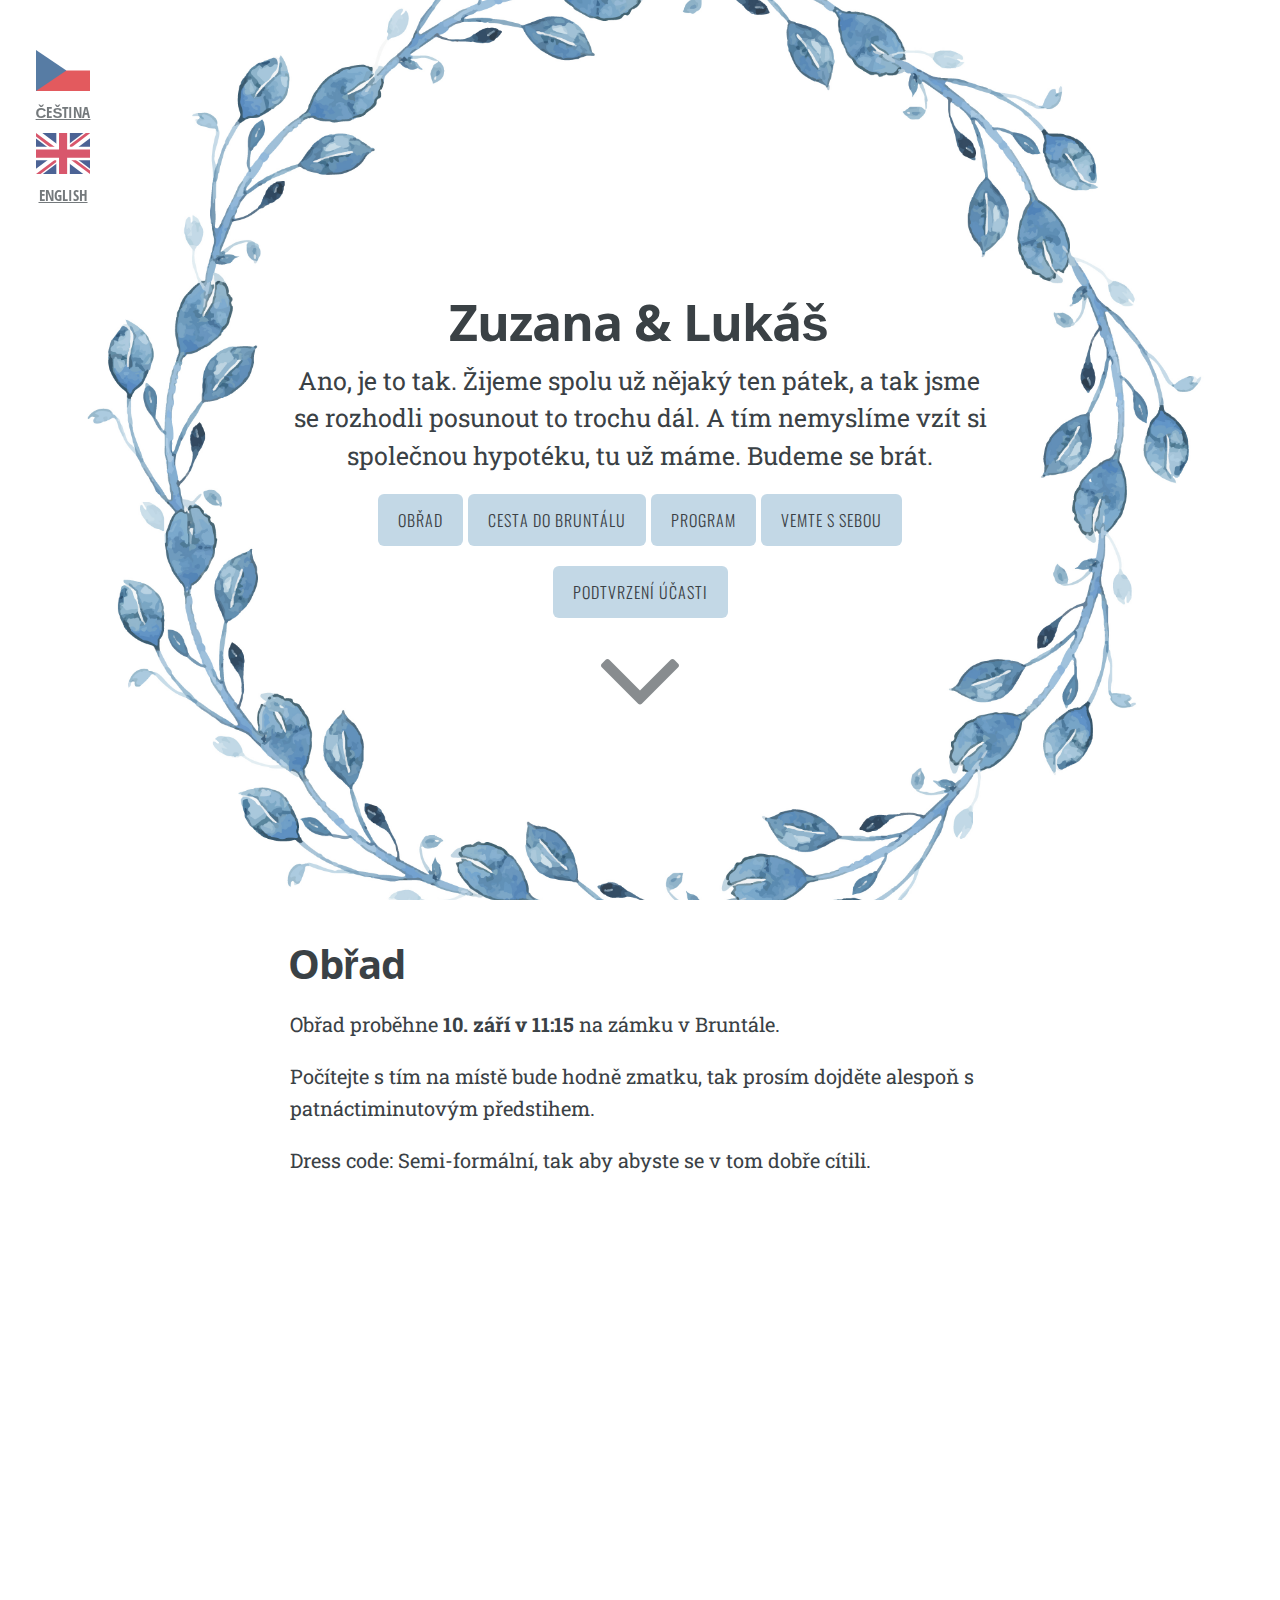
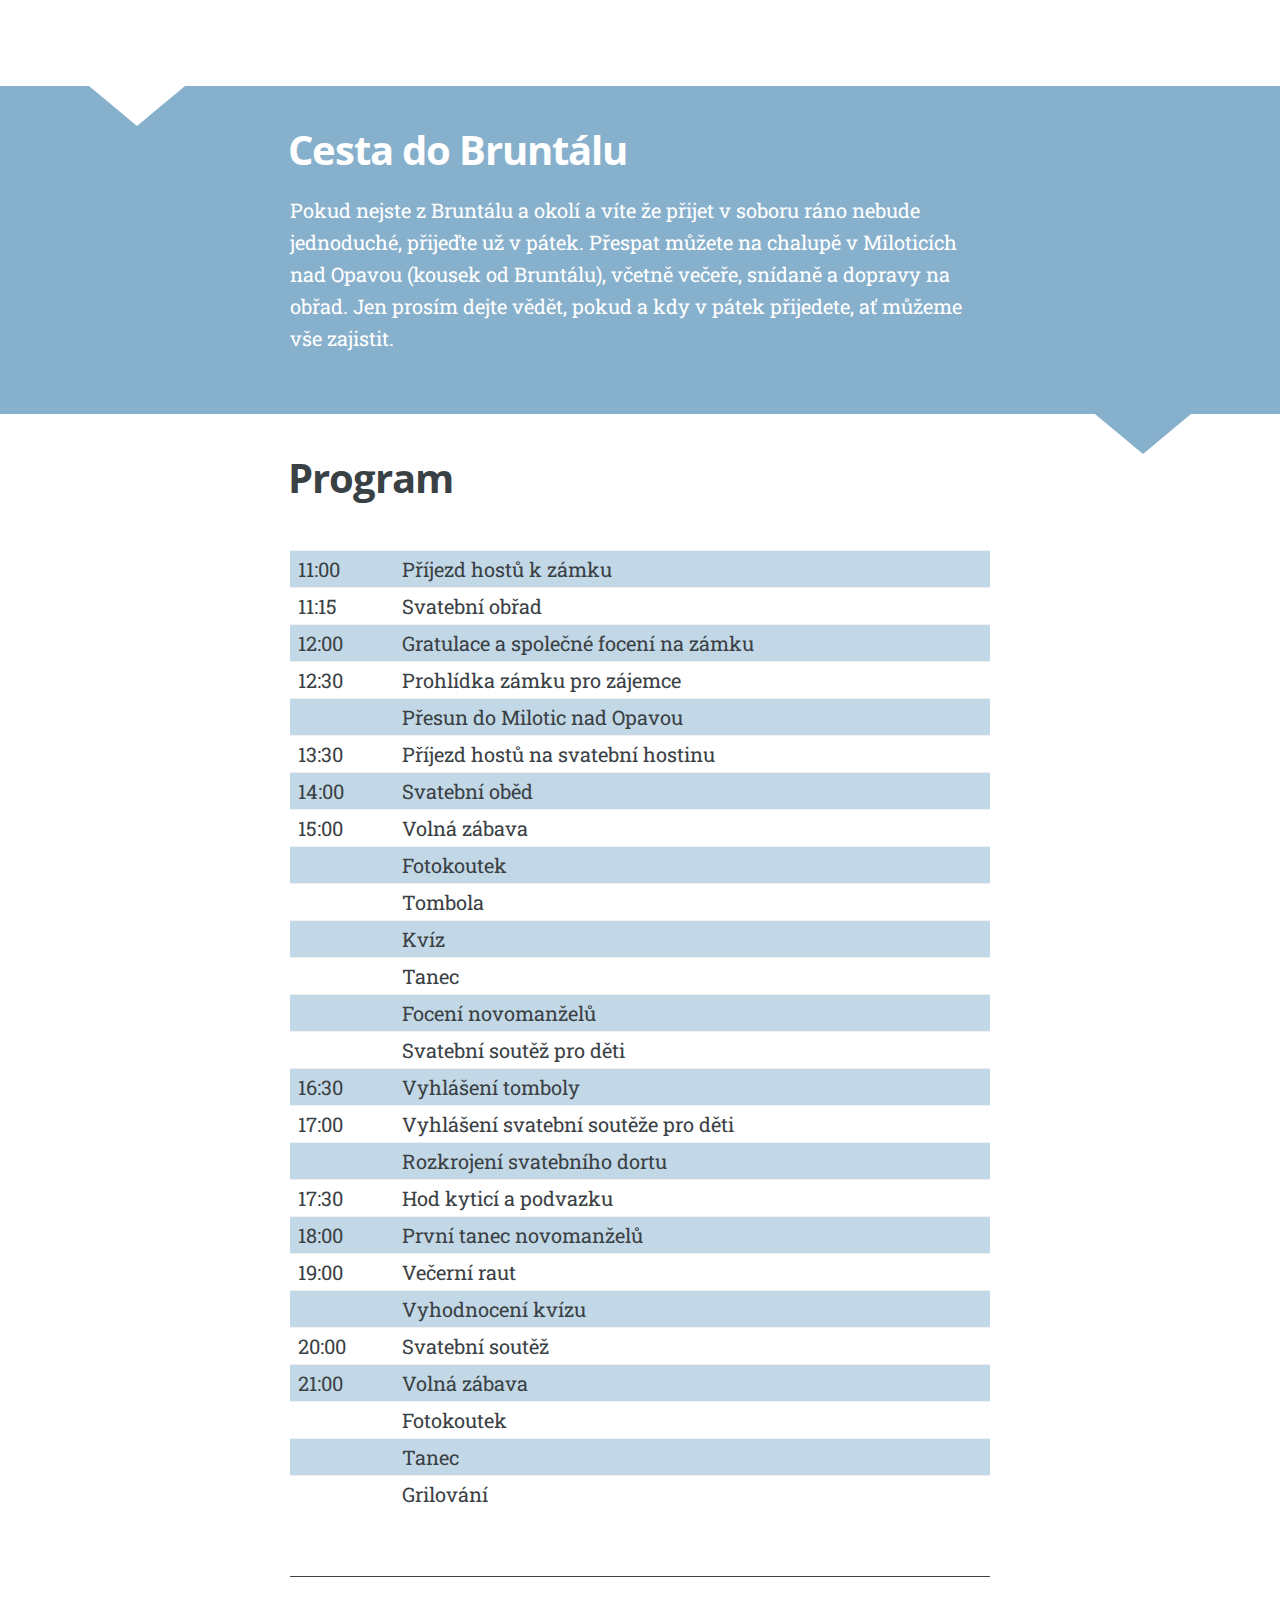
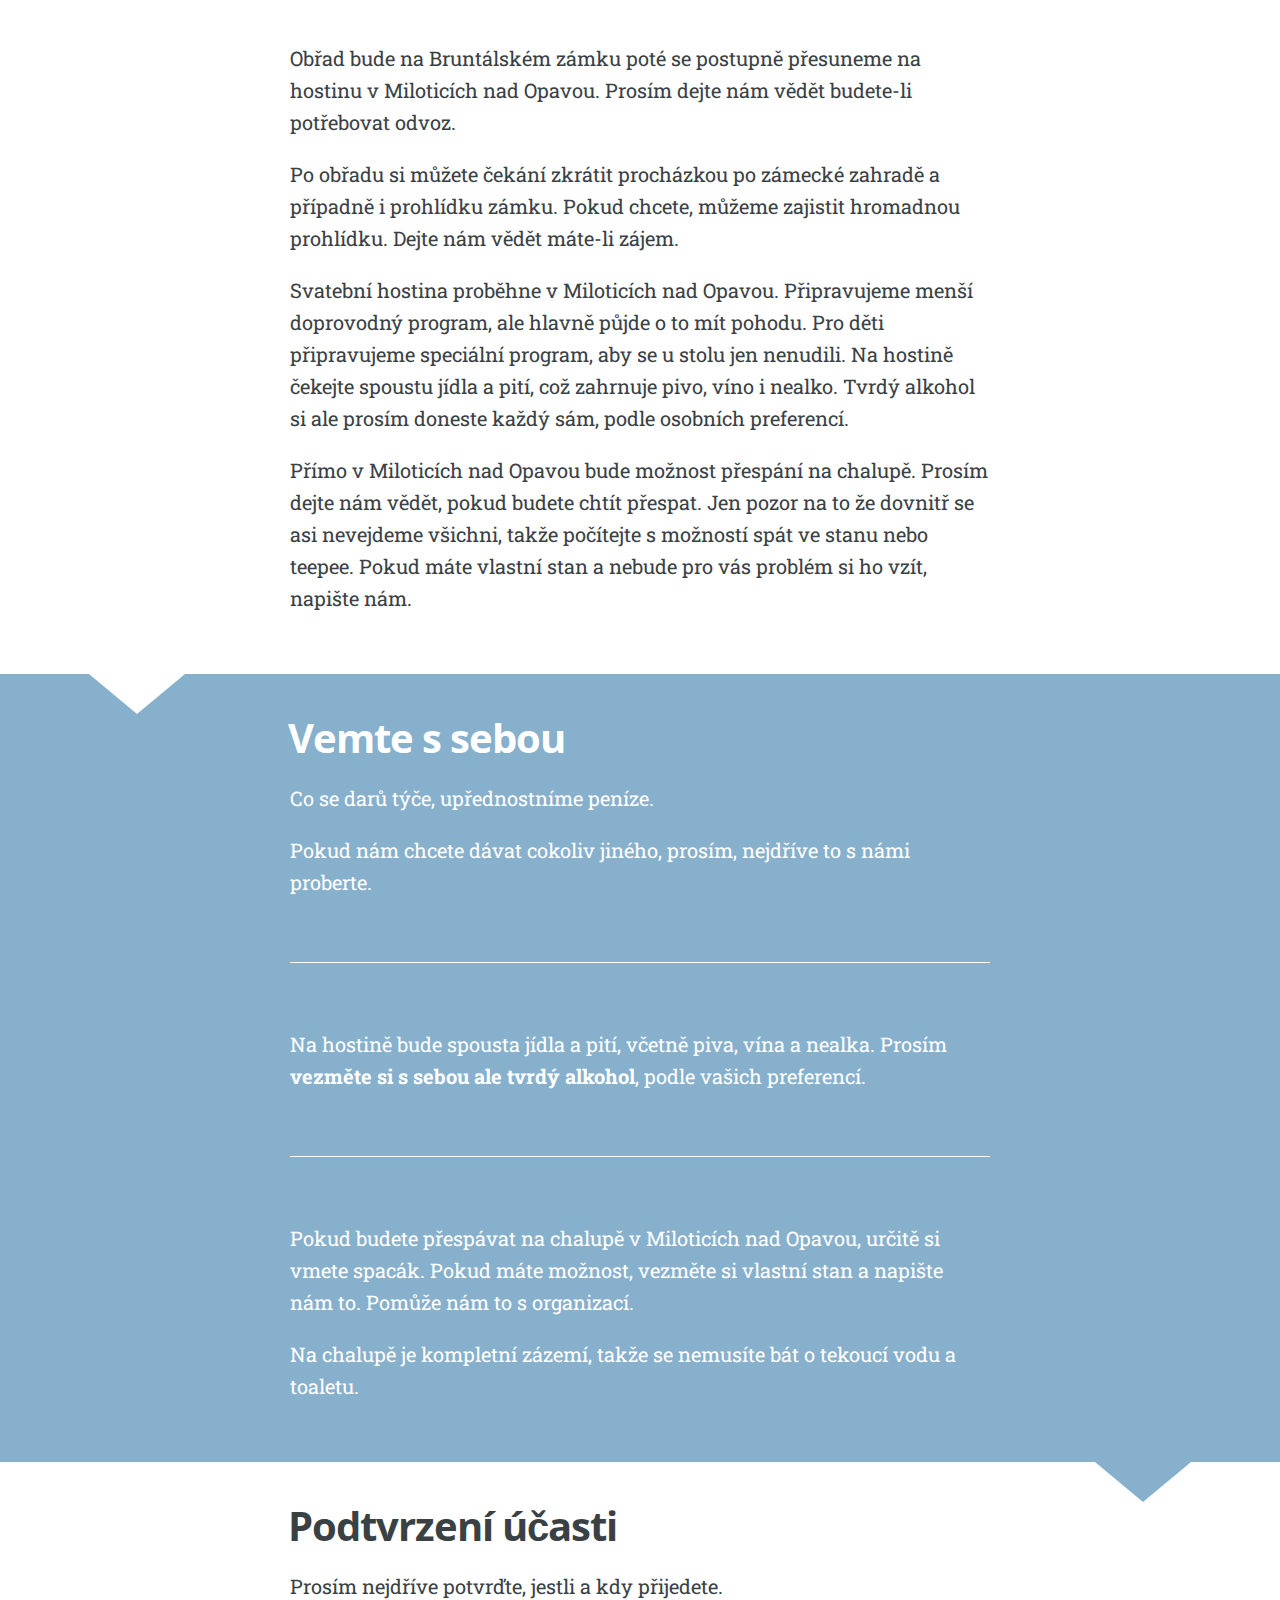
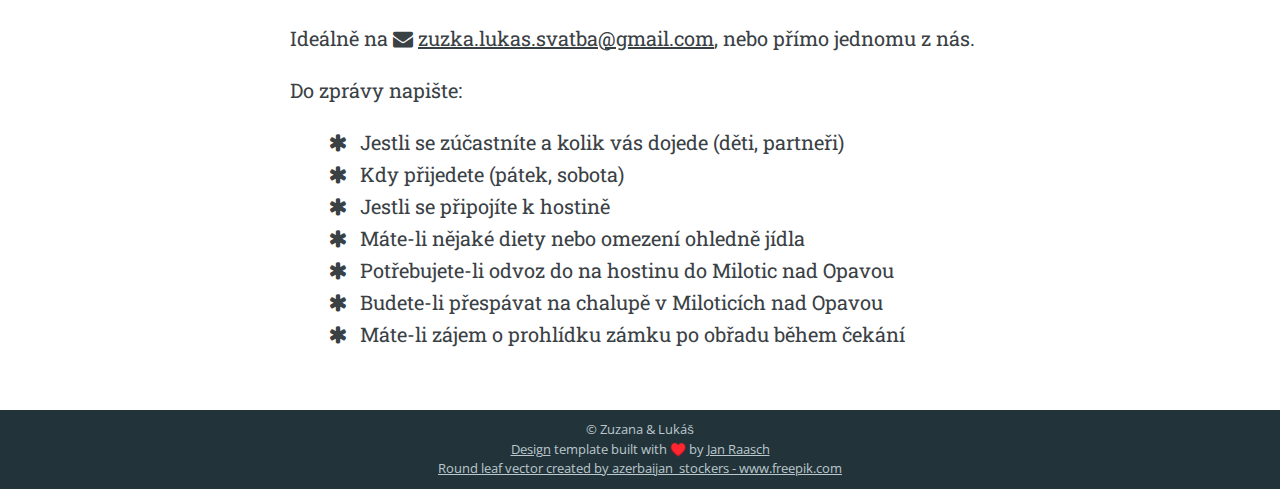
<file: index.html>
<!doctype html><html><meta http-equiv=content-type content="text/html" charset=utf-8><meta http-equiv=x-ua-compatible content="IE=edge,chrome=1"><title>Zuzana & Lukáš - Svatba</title><link rel="shortcut icon" href=https://zuzka-lukas-svatba.github.io/images/favicon.png type=image/png><meta name=description content="Svatební oznámení"><meta name=keywords content="some,keywords,for,seo,you,know,google,duckduckgo,and,such"><meta name=referrer content="no-referrer-when-downgrade"><meta name=HandheldFriendly content="True"><meta name=MobileOptimized content="320"><meta name=viewport content="width=device-width,initial-scale=1"><link rel=stylesheet href=https://zuzka-lukas-svatba.github.io/css/screen.css><link rel=stylesheet href=https://zuzka-lukas-svatba.github.io/css/fonts.css type=text/css><link rel=stylesheet href=https://zuzka-lukas-svatba.github.io/fork-awesome/css/fork-awesome.min.css type=text/css><meta property="og:title" content><meta property="og:description" content="Svatební oznámení"><meta property="og:type" content="website"><meta property="og:url" content="https://zuzka-lukas-svatba.github.io/"><meta property="og:image" content="https://zuzka-lukas-svatba.github.io/images/cover-image.jpg"><meta property="og:site_name" content="Zuzana & Lukáš - Svatba"><meta name=twitter:card content="summary_large_image"><meta name=twitter:image content="https://zuzka-lukas-svatba.github.io/images/cover-image.jpg"><meta name=twitter:title content><meta name=twitter:description content="Svatební oznámení"><meta itemprop=name content><meta itemprop=description content="Svatební oznámení"><link rel=apple-touch-icon sizes=180x180 href=https://zuzka-lukas-svatba.github.io/images/apple-touch-icon.png><link rel=icon type=image/png sizes=32x32 href=https://zuzka-lukas-svatba.github.io/images/favicon-32x32.png><link rel=icon type=image/png sizes=16x16 href=https://zuzka-lukas-svatba.github.io/images/favicon-16x16.png><body><header id=site-head style=background-image:url(https://zuzka-lukas-svatba.github.io/images/cover-image.jpg)><div class=fixed-nav><a class='fn-btn fn-item' href=https://zuzka-lukas-svatba.github.io/><div><img class=fn-flag src=https://zuzka-lukas-svatba.github.io/images/flag-cz.svg><p>Čeština</p></div></a><a class='fn-btn fn-item' href=https://zuzka-lukas-svatba.github.io/en/><div><img class=fn-flag src=https://zuzka-lukas-svatba.github.io/images/flag-gb.svg><p>English</p></div></a></div><div class=vertical><div id=site-head-content class=inner><h1 class=blog-title>Zuzana & Lukáš</h1><h2 class=blog-description>Ano, je to tak. Žijeme spolu už nějaký ten pátek, a tak jsme se rozhodli posunout to trochu dál. A tím nemyslíme vzít si společnou hypotéku, tu už máme. Budeme se brát.</h2><a class='btn site-menu' data-title-anchor=obřad>Obřad</a>
<a class='btn site-menu' data-title-anchor=cesta-do-bruntálu>Cesta do Bruntálu</a>
<a class='btn site-menu' data-title-anchor=program>Program</a>
<a class='btn site-menu' data-title-anchor=vemte-s-sebou>Vemte s sebou</a>
<a class='btn site-menu' data-title-anchor=podtvrzení-účasti>Podtvrzení účasti</a>
<i id=header-arrow class="fa fa-angle-down"></i></div></div></header><main class=content role=main><div class=post-holder><article id=obřad class='post first'><header class=post-header><h2 class=post-title>Obřad</h2></header><section class=post-content><p>Obřad proběhne <strong>10. září v 11:15</strong> na zámku v Bruntále.</p><p>Počítejte s tím na místě bude hodně zmatku, tak prosím dojděte alespoň s patnáctiminutovým předstihem.</p><p>Dress code: Semi-formální, tak aby abyste se v tom dobře cítili.</p><iframe id=ceremonyMap src="https://www.google.com/maps/embed?pb=!1m18!1m12!1m3!1d16287.992756941594!2d17.46748072546723!3d49.98889764480976!2m3!1f0!2f0!3f0!3m2!1i1024!2i768!4f13.1!3m3!1m2!1s0x4712284e18f3a143%3A0x9d2f77a711ce7161!2zWsOhbWVrIHYgQnJ1bnTDoWxl!5e0!3m2!1scs!2scz!4v1658702147436!5m2!1scs!2scz" allowfullscreen loading=lazy referrerpolicy=no-referrer-when-downgrade class=map></iframe></section></article><div class=post-after></div></div><div class=post-holder><article id=cesta-do-bruntálu class=post><header class=post-header><h2 class=post-title>Cesta do Bruntálu</h2></header><section class=post-content><p>Pokud nejste z Bruntálu a okolí a víte že přijet v soboru ráno nebude jednoduché, přijeďte už v pátek. Přespat můžete na chalupě v Miloticích nad Opavou (kousek od Bruntálu), včetně večeře, snídaně a dopravy na obřad. Jen prosím dejte vědět, pokud a kdy v pátek přijedete, ať můžeme vše zajistit.</p></section></article><div class=post-after></div></div><div class=post-holder><article id=program class=post><header class=post-header><h2 class=post-title>Program</h2></header><section class=post-content><table class="table table-dark table-striped table-bordered"><thead><tr><th></th><th></th></tr></thead><tbody><tr><td>11:00</td><td>Příjezd hostů k zámku</td></tr><tr><td>11:15</td><td>Svatební obřad</td></tr><tr><td>12:00</td><td>Gratulace a společné focení na zámku</td></tr><tr><td>12:30</td><td>Prohlídka zámku pro zájemce</td></tr><tr><td></td><td>Přesun do Milotic nad Opavou</td></tr><tr><td>13:30</td><td>Příjezd hostů na svatební hostinu</td></tr><tr><td>14:00</td><td>Svatební oběd</td></tr><tr><td>15:00</td><td>Volná zábava</td></tr><tr><td></td><td>Fotokoutek</td></tr><tr><td></td><td>Tombola</td></tr><tr><td></td><td>Kvíz</td></tr><tr><td></td><td>Tanec</td></tr><tr><td></td><td>Focení novomanželů</td></tr><tr><td></td><td>Svatební soutěž pro děti</td></tr><tr><td>16:30</td><td>Vyhlášení tomboly</td></tr><tr><td>17:00</td><td>Vyhlášení svatební soutěže pro děti</td></tr><tr><td></td><td>Rozkrojení svatebního dortu</td></tr><tr><td>17:30</td><td>Hod kyticí a podvazku</td></tr><tr><td>18:00</td><td>První tanec novomanželů</td></tr><tr><td>19:00</td><td>Večerní raut</td></tr><tr><td></td><td>Vyhodnocení kvízu</td></tr><tr><td>20:00</td><td>Svatební soutěž</td></tr><tr><td>21:00</td><td>Volná zábava</td></tr><tr><td></td><td>Fotokoutek</td></tr><tr><td></td><td>Tanec</td></tr><tr><td></td><td>Grilování</td></tr></tbody></table><hr><p>Obřad bude na Bruntálském zámku poté se postupně přesuneme na hostinu v Miloticích nad Opavou. Prosím dejte nám vědět budete-li potřebovat odvoz.</p><p>Po obřadu si můžete čekání zkrátit procházkou po zámecké zahradě a případně i prohlídku zámku. Pokud chcete, můžeme zajistit hromadnou prohlídku. Dejte nám vědět máte-li zájem.</p><p>Svatební hostina proběhne v Miloticích nad Opavou. Připravujeme menší doprovodný program, ale hlavně půjde o to mít pohodu. Pro děti připravujeme speciální program, aby se u stolu jen nenudili. Na hostině čekejte spoustu jídla a pití, což zahrnuje pivo, víno i nealko. Tvrdý alkohol si ale prosím doneste každý sám, podle osobních preferencí.</p><p>Přímo v Miloticích nad Opavou bude možnost přespání na chalupě. Prosím dejte nám vědět, pokud budete chtít přespat. Jen pozor na to že dovnitř se asi nevejdeme všichni, takže počítejte s možností spát ve stanu nebo teepee. Pokud máte vlastní stan a nebude pro vás problém si ho vzít, napište nám.</p></section></article><div class=post-after></div></div><div class=post-holder><article id=vemte-s-sebou class=post><header class=post-header><h2 class=post-title>Vemte s sebou</h2></header><section class=post-content><p>Co se darů týče, upřednostníme peníze.</p><p>Pokud nám chcete dávat cokoliv jiného, prosím, nejdříve to s námi proberte.</p><hr><p>Na hostině bude spousta jídla a pití, včetně piva, vína a nealka. Prosím <strong>vezměte si s sebou ale tvrdý alkohol</strong>, podle vašich preferencí.</p><hr><p>Pokud budete přespávat na chalupě v Miloticích nad Opavou, určitě si vmete spacák. Pokud máte možnost, vezměte si vlastní stan a napište nám to. Pomůže nám to s organizací.</p><p>Na chalupě je kompletní zázemí, takže se nemusíte bát o tekoucí vodu a toaletu.</p></section></article><div class=post-after></div></div><div class=post-holder><article id=podtvrzení-účasti class='post last'><header class=post-header><h2 class=post-title>Podtvrzení účasti</h2></header><section class=post-content><p>Prosím nejdříve potvrďte, jestli a kdy přijedete.</p><p>Ideálně na <i class="fa fa-envelope"></i> <a href=mailto:zuzka.lukas.svatba@gmail.com>zuzka.lukas.svatba@gmail.com</a>, nebo přímo jednomu z nás.</p><p>Do zprávy napište:</p><ul><li>Jestli se zúčastníte a kolik vás dojede (děti, partneři)</li><li>Kdy přijedete (pátek, sobota)</li><li>Jestli se připojíte k hostině</li><li>Máte-li nějaké diety nebo omezení ohledně jídla</li><li>Potřebujete-li odvoz do na hostinu do Milotic nad Opavou</li><li>Budete-li přespávat na chalupě v Miloticích nad Opavou</li><li>Máte-li zájem o prohlídku zámku po obřadu během čekání</li></ul></section></article><div class=post-after></div></div></main><footer class=site-footer><div class=inner><section class=copyright>© Zuzana & Lukáš</section><section></section><section><a href=https://themes.gohugo.io/hugo-scroll/>Design</a> template
built with ♥️ by
<a href=https://www.janraasch.com title="Jan Raasch">Jan Raasch</a></section><section><a href=https://www.freepik.com/vectors/round-leaf>Round leaf vector created by azerbaijan_stockers - www.freepik.com</a></section></div></footer><script type=text/javascript src=https://zuzka-lukas-svatba.github.io/js/jquery-1.11.3.min.js></script>
<script type=text/javascript src=https://zuzka-lukas-svatba.github.io/js/icons.js></script>
<script type=text/javascript src=https://zuzka-lukas-svatba.github.io/js/index.js></script></body></html>
</file>
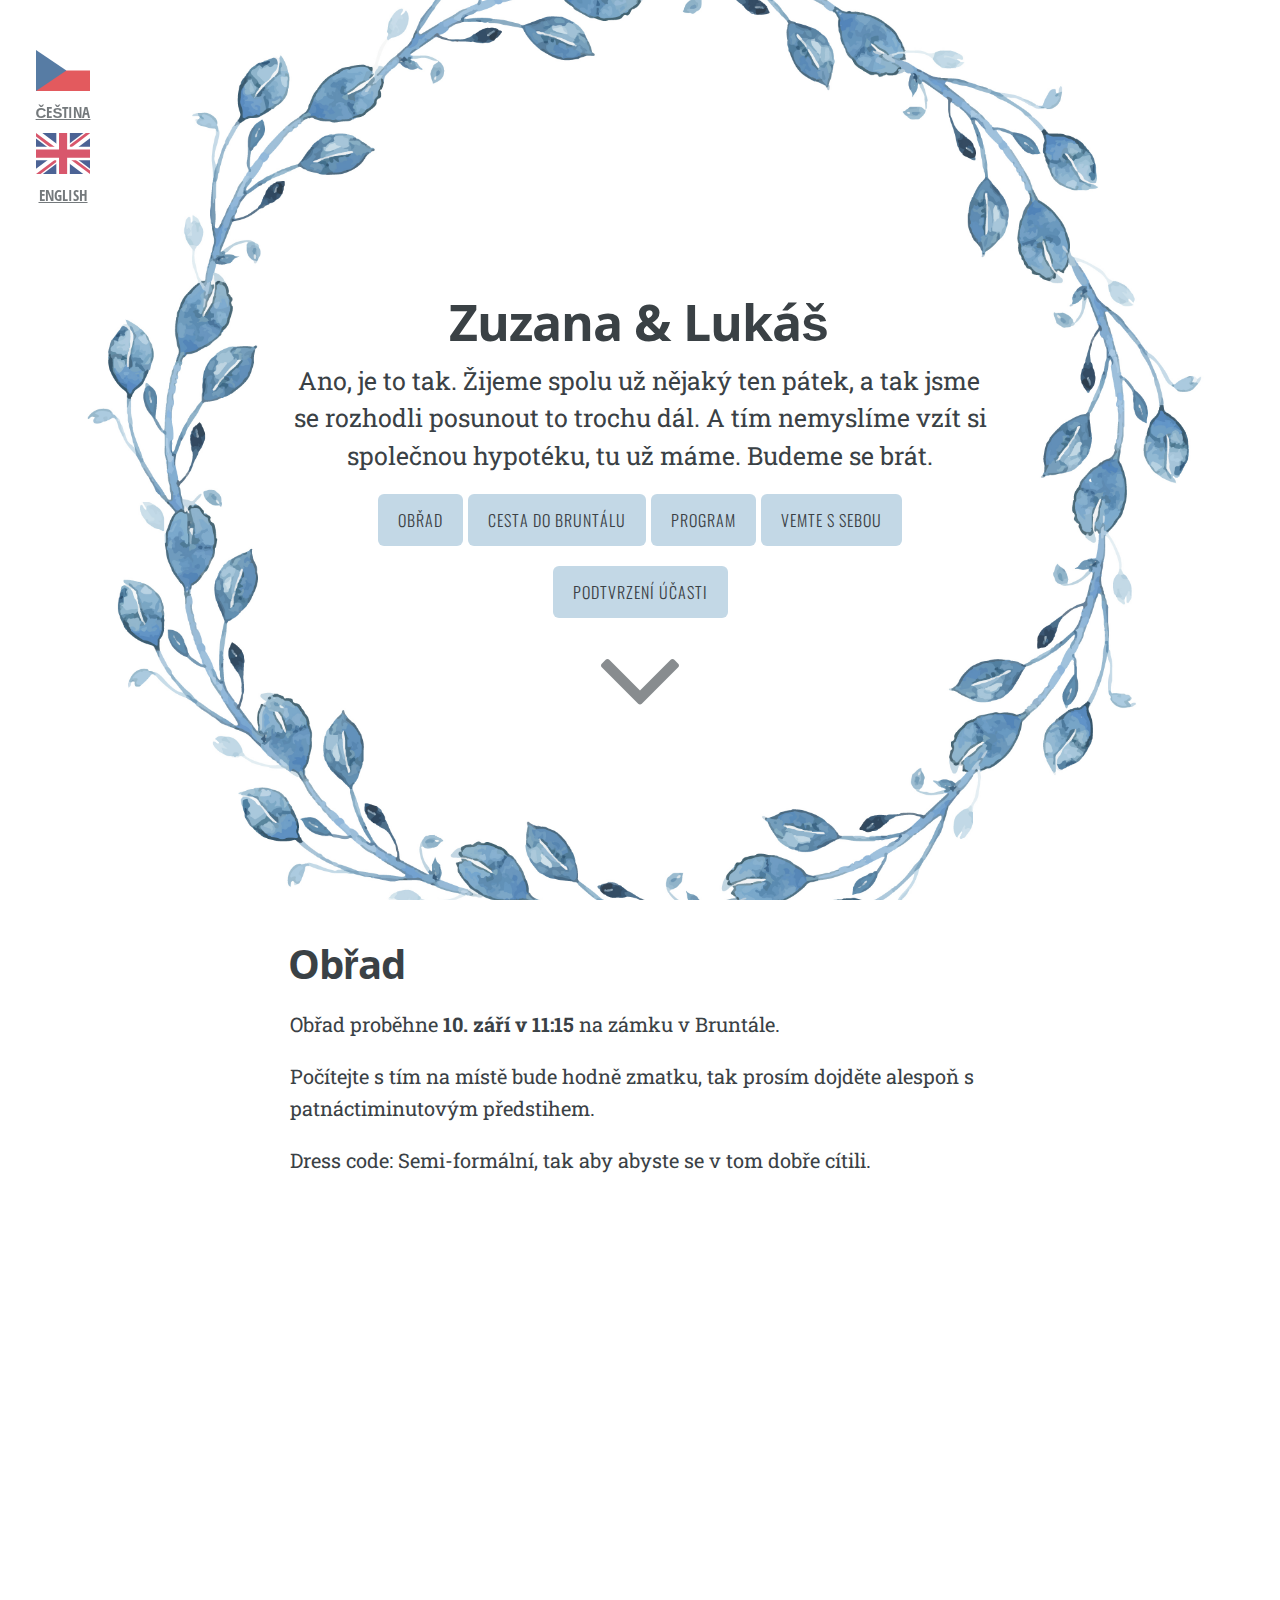
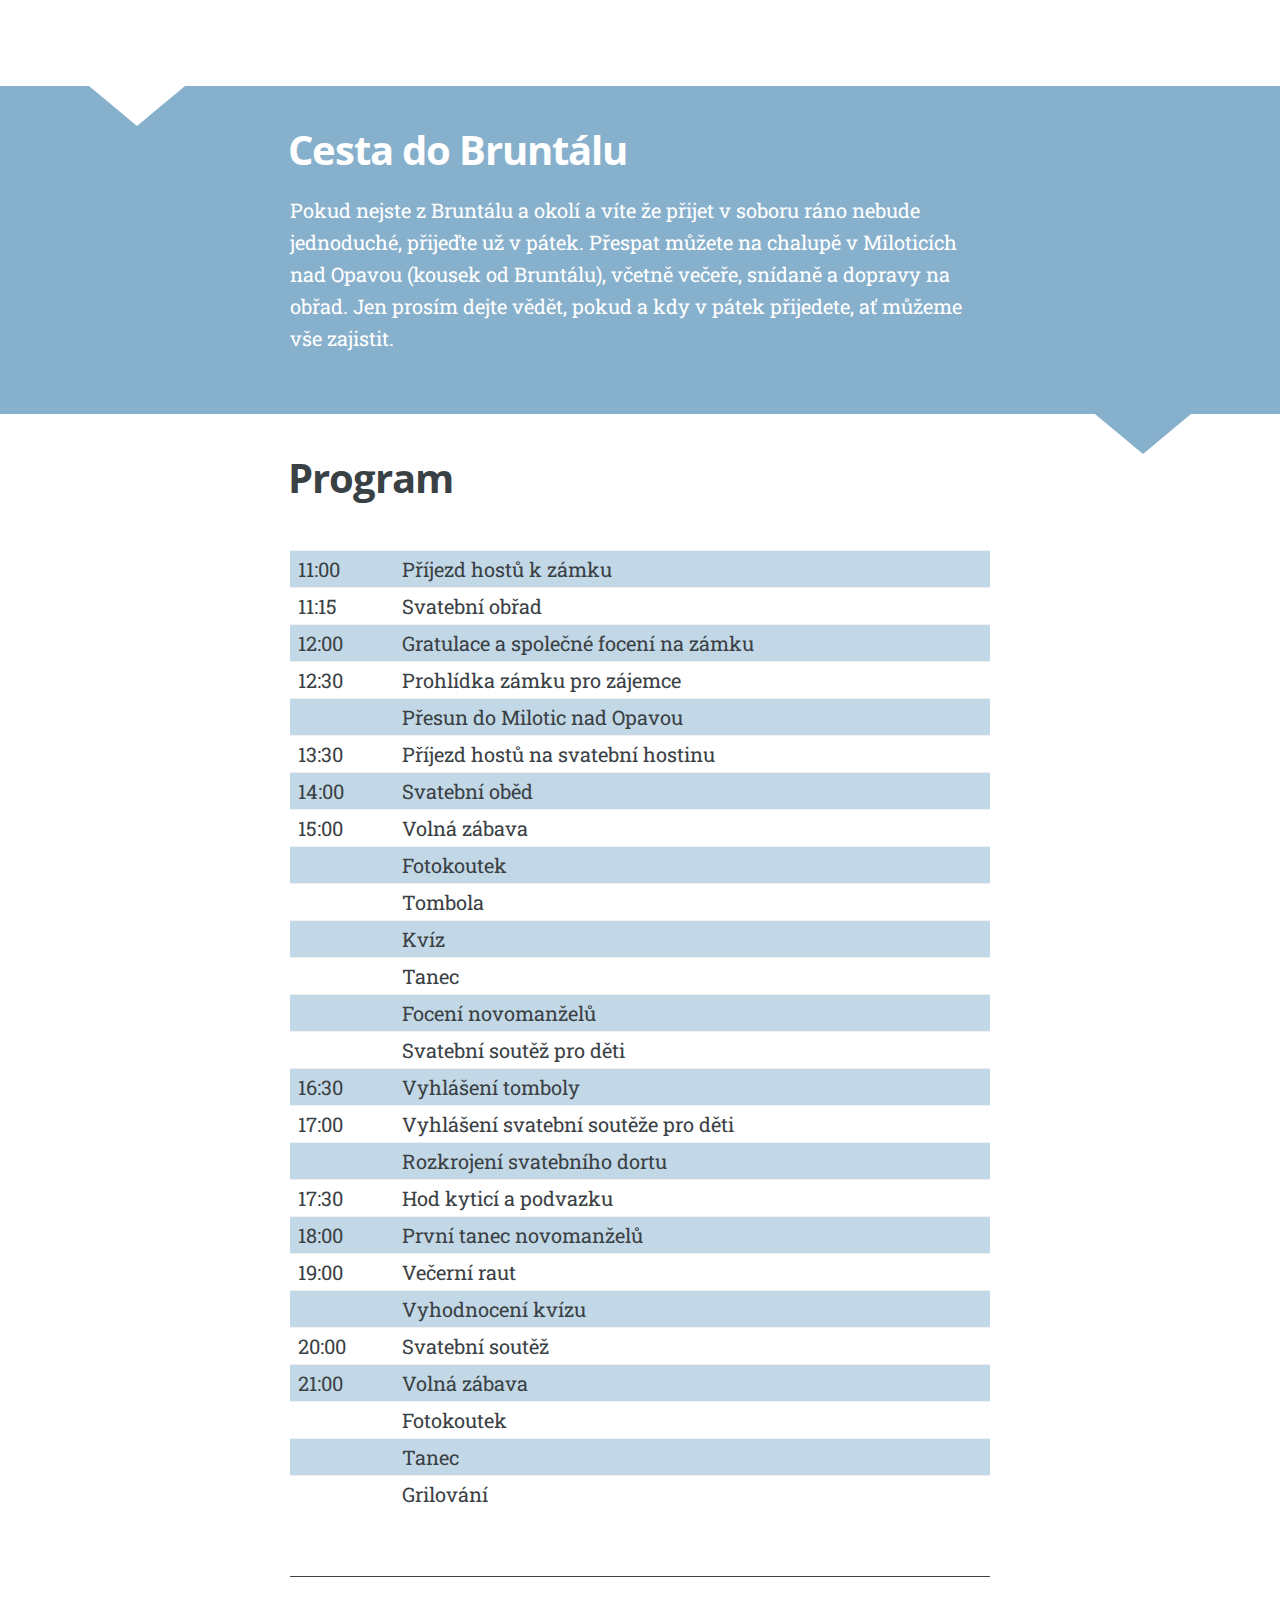
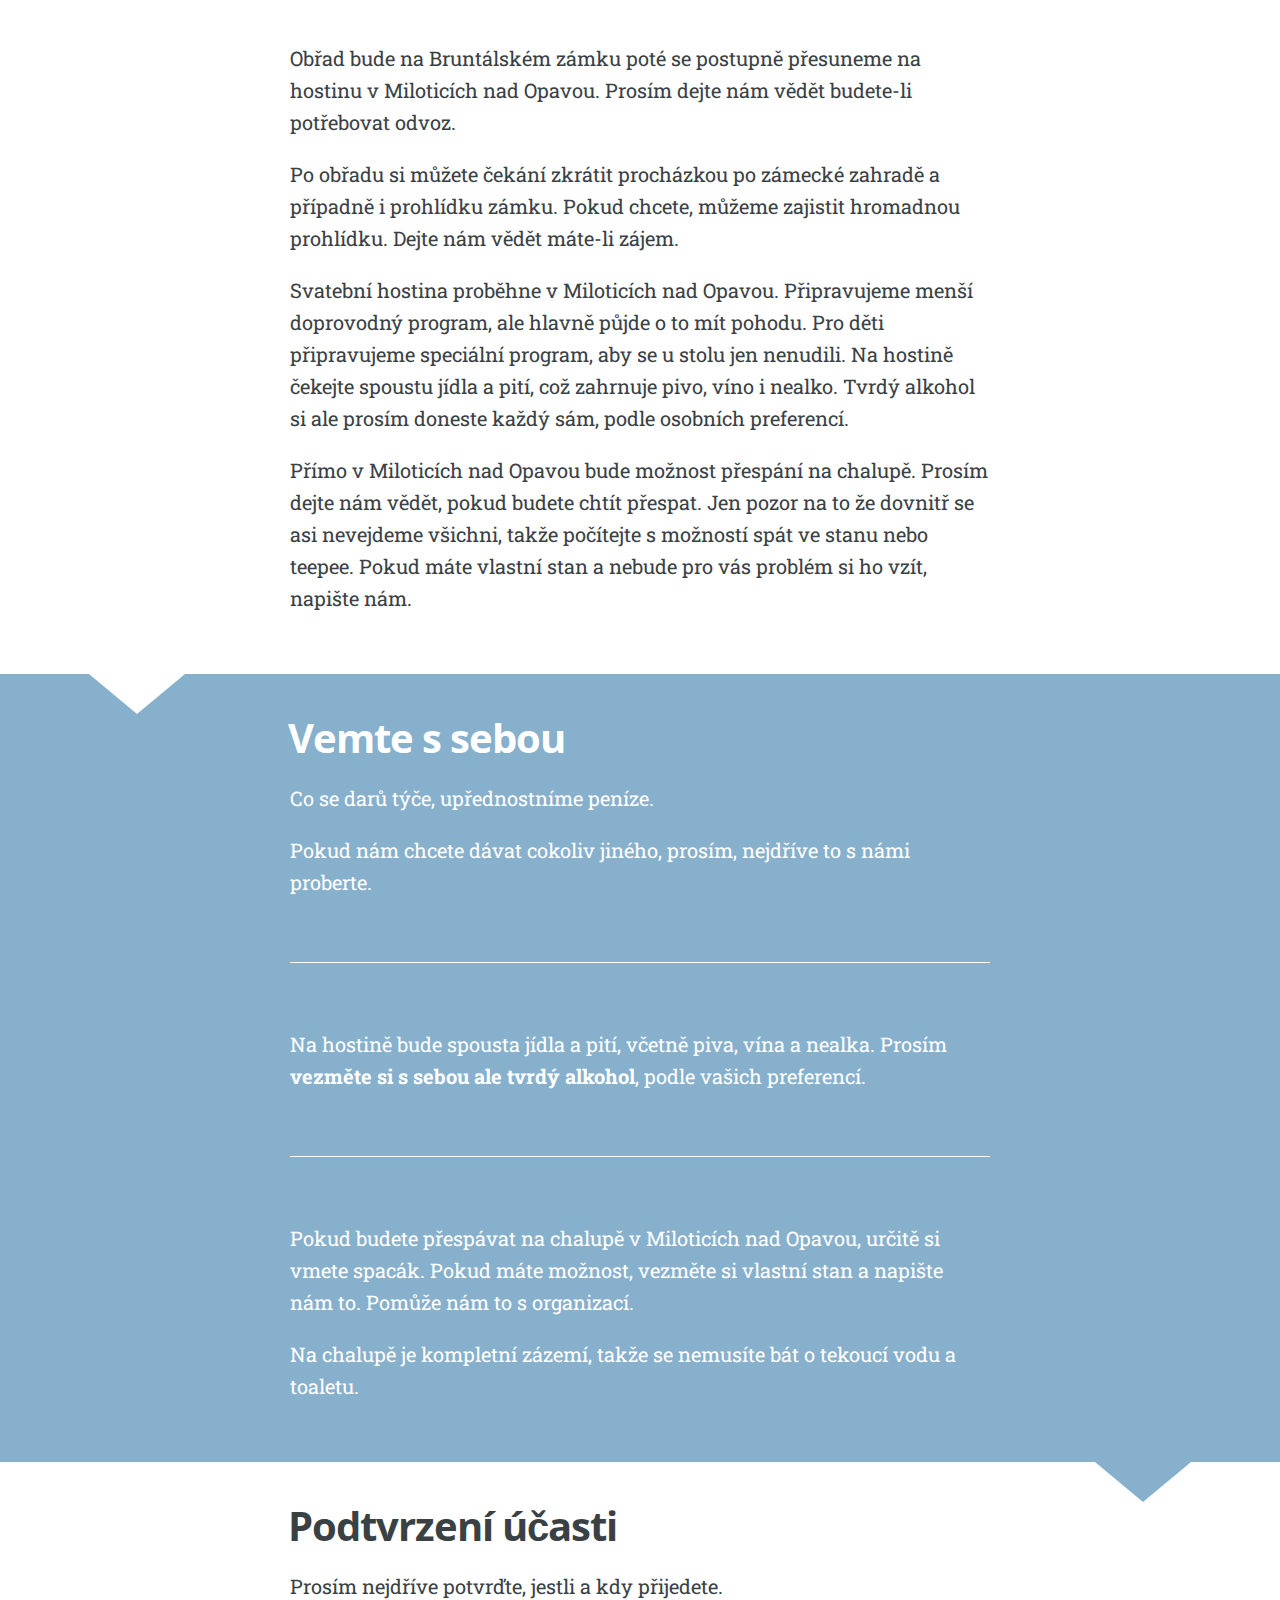
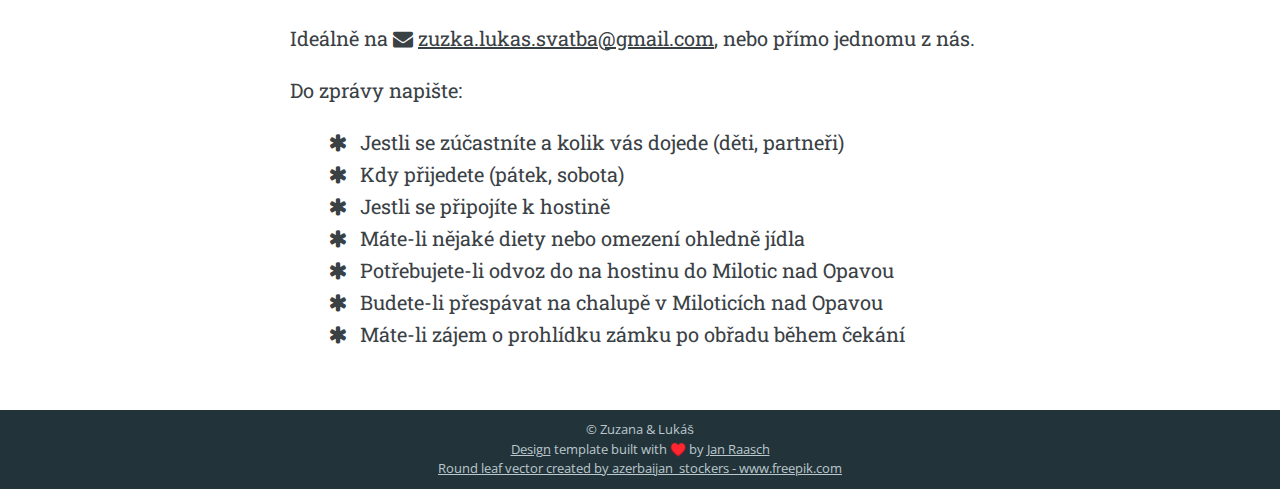
<file: cz/index.html>
<!doctype html><html lang=cz><head><title>https://zuzka-lukas-svatba.github.io</title><link rel=canonical href=https://zuzka-lukas-svatba.github.io><meta name=robots content="noindex"><meta charset=utf-8><meta http-equiv=refresh content="0; url=https://zuzka-lukas-svatba.github.io"></head></html>
</file>
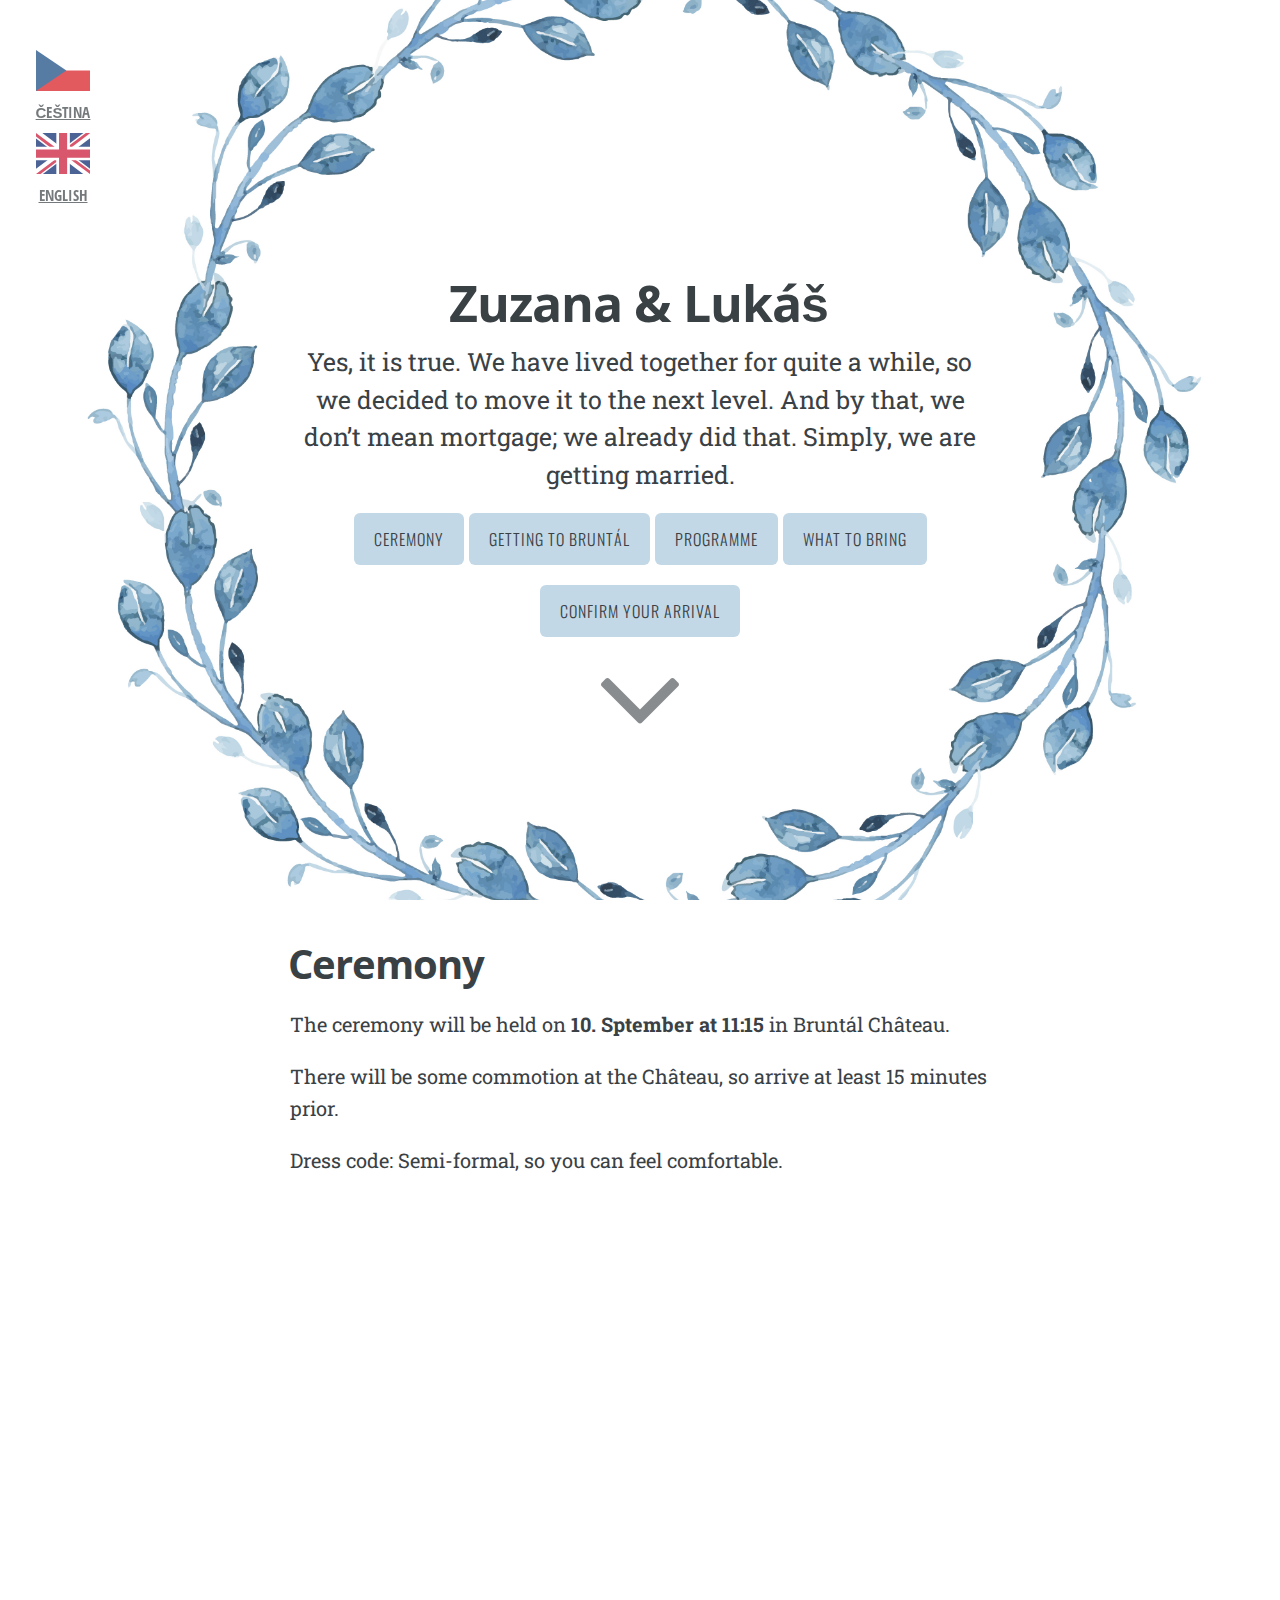
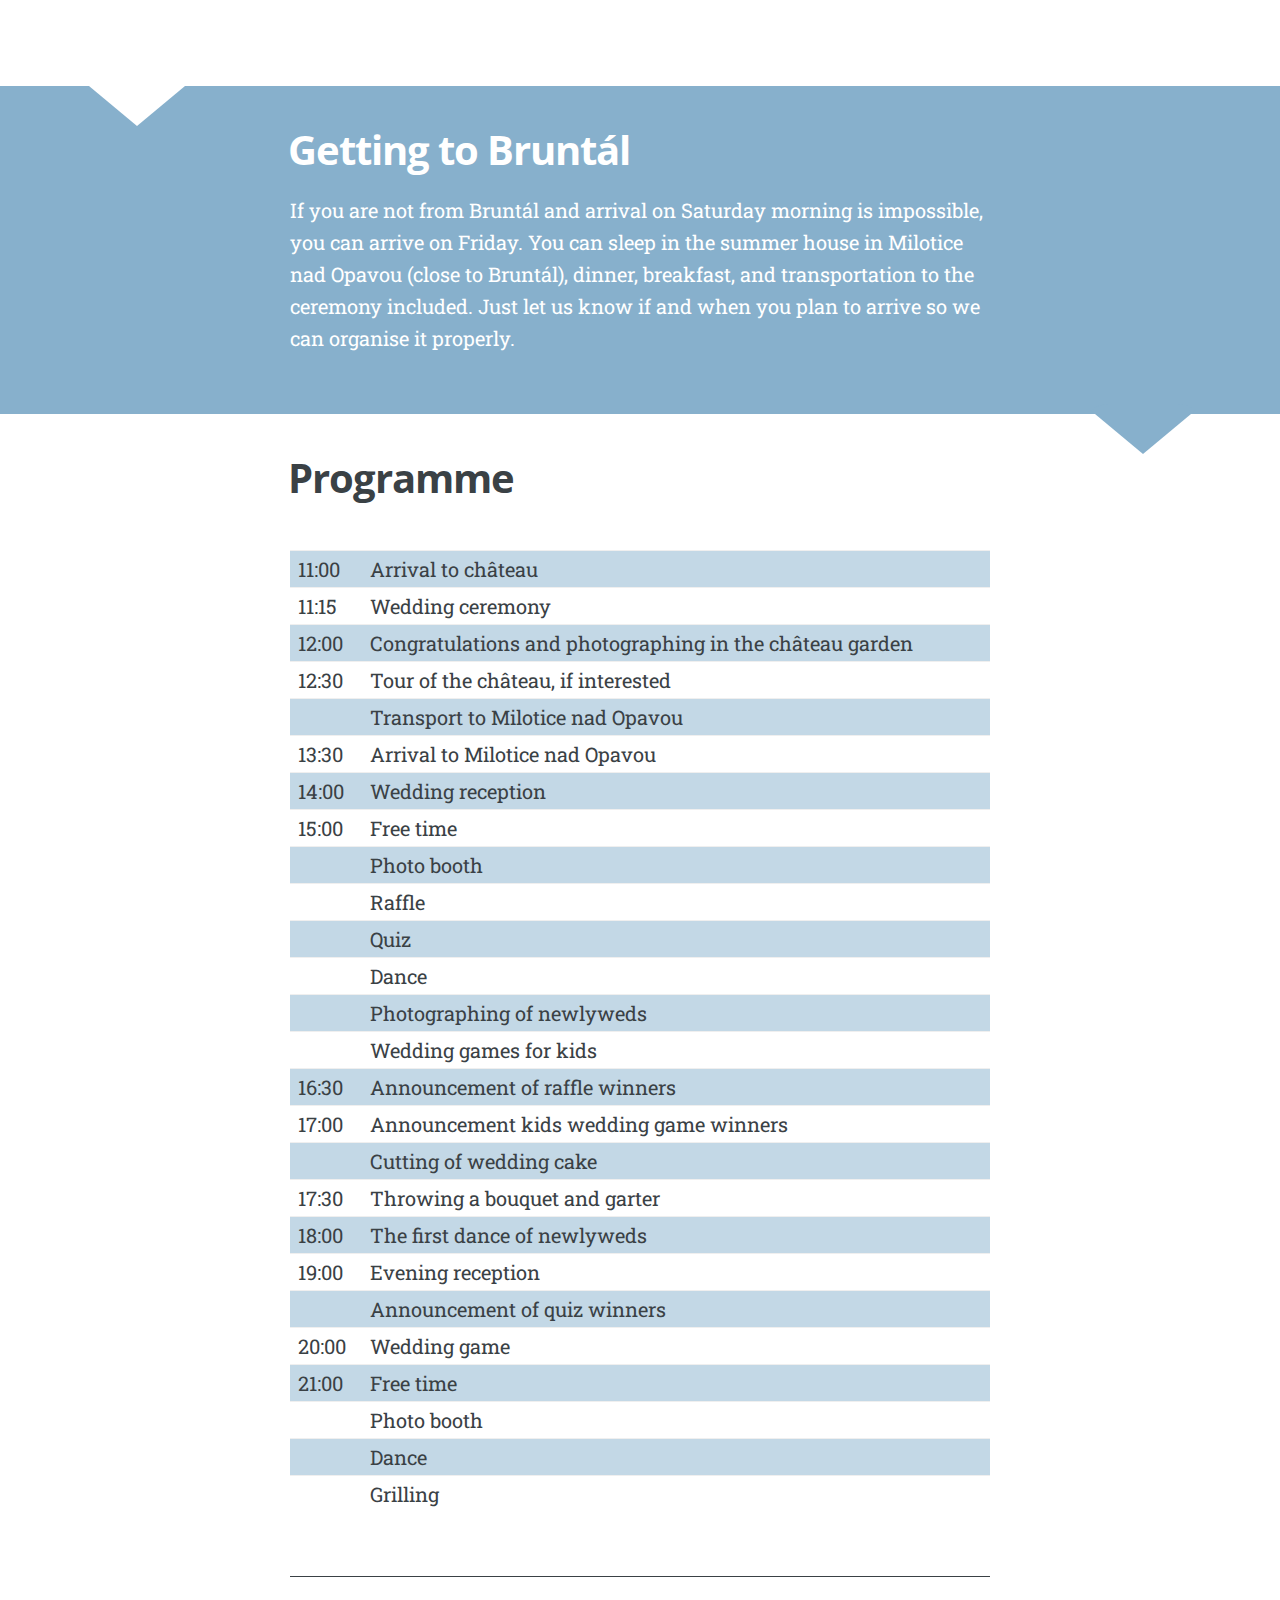
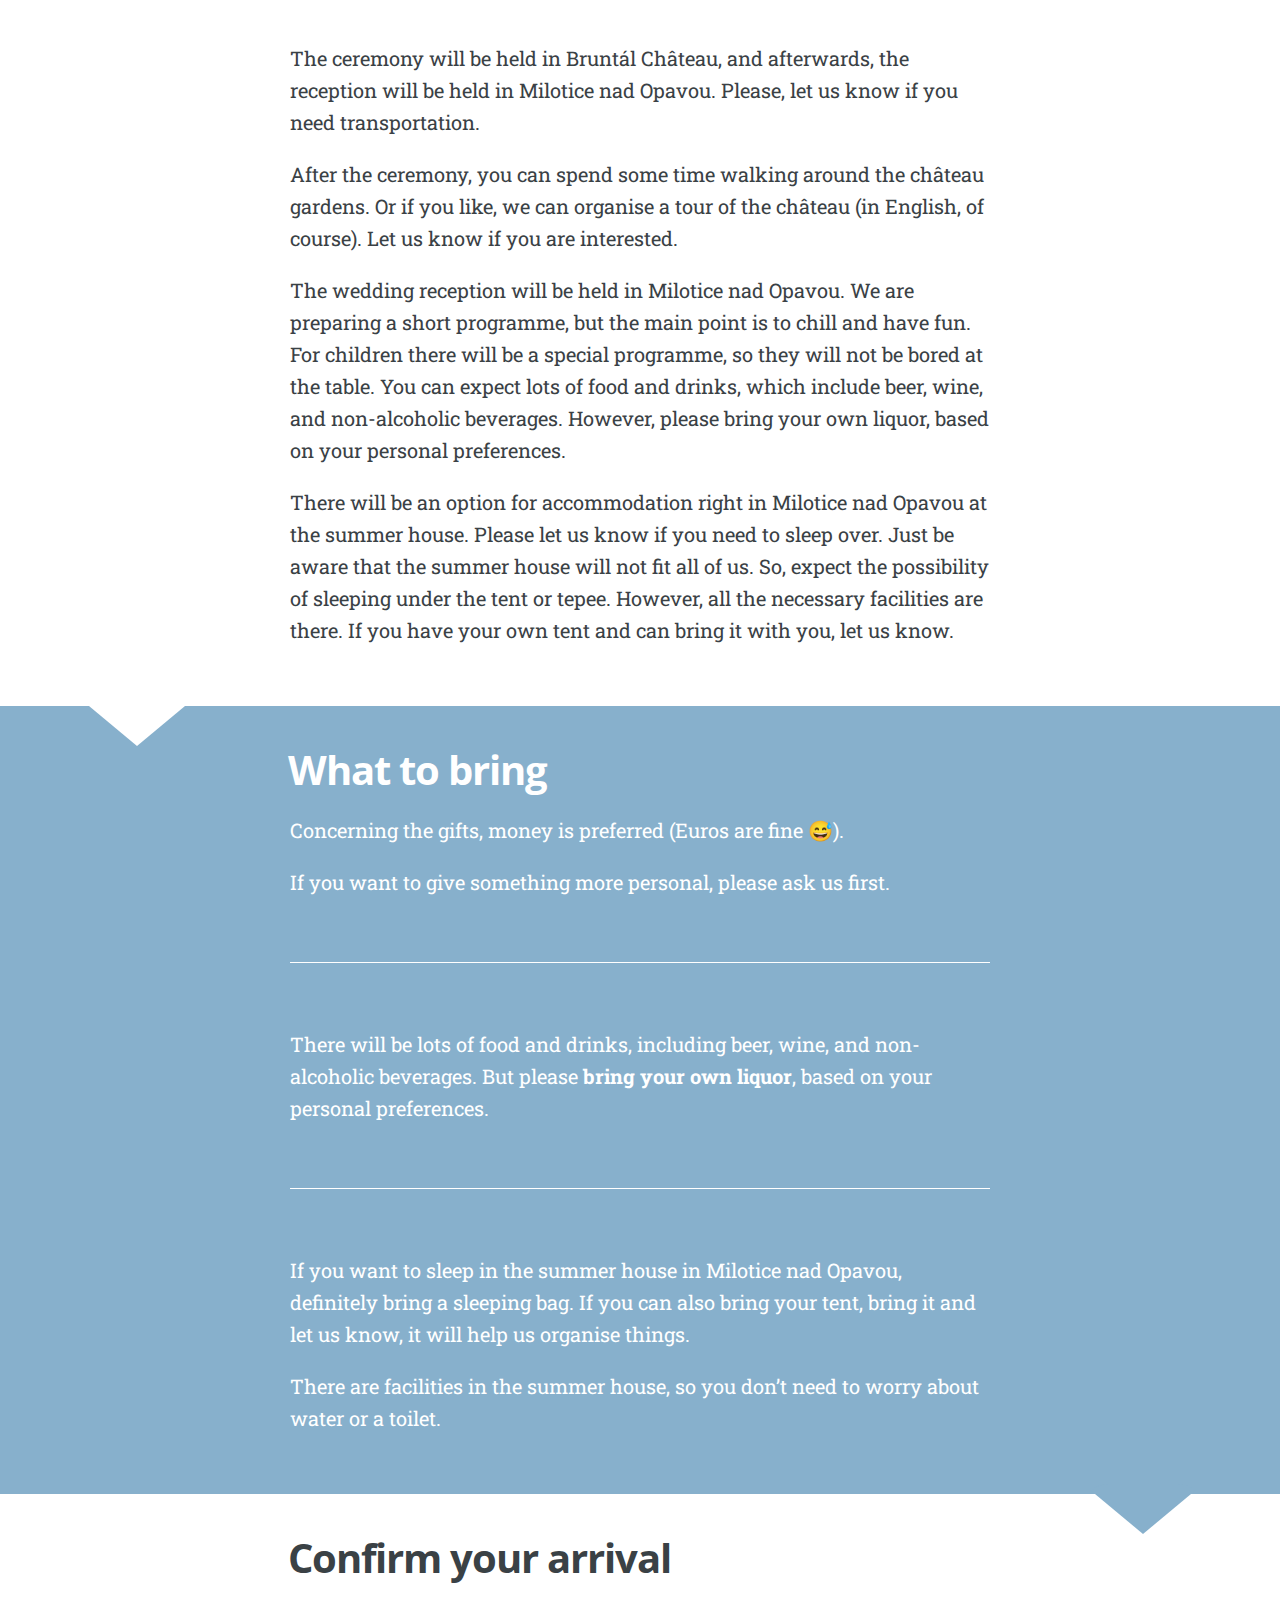
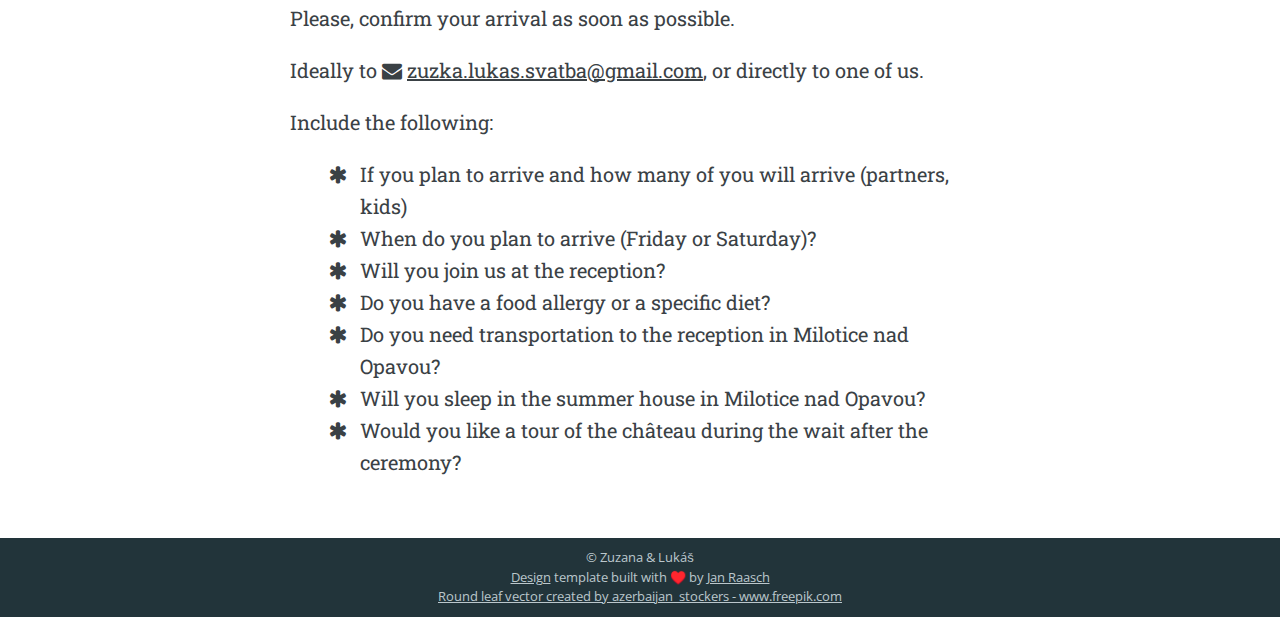
<file: en/index.html>
<!doctype html><html><meta http-equiv=content-type content="text/html" charset=utf-8><meta http-equiv=x-ua-compatible content="IE=edge,chrome=1"><title>Zuzana & Lukáš - Wedding</title><link rel="shortcut icon" href=https://zuzka-lukas-svatba.github.io/images/favicon.png type=image/png><meta name=description content="Svatební oznámení"><meta name=keywords content="some,keywords,for,seo,you,know,google,duckduckgo,and,such"><meta name=referrer content="no-referrer-when-downgrade"><meta name=HandheldFriendly content="True"><meta name=MobileOptimized content="320"><meta name=viewport content="width=device-width,initial-scale=1"><link rel=stylesheet href=https://zuzka-lukas-svatba.github.io/css/screen.css><link rel=stylesheet href=https://zuzka-lukas-svatba.github.io/css/fonts.css type=text/css><link rel=stylesheet href=https://zuzka-lukas-svatba.github.io/fork-awesome/css/fork-awesome.min.css type=text/css><meta property="og:title" content><meta property="og:description" content="Svatební oznámení"><meta property="og:type" content="website"><meta property="og:url" content="https://zuzka-lukas-svatba.github.io/en/"><meta property="og:image" content="https://zuzka-lukas-svatba.github.io/images/cover-image.jpg"><meta property="og:site_name" content="Zuzana & Lukáš - Wedding"><meta name=twitter:card content="summary_large_image"><meta name=twitter:image content="https://zuzka-lukas-svatba.github.io/images/cover-image.jpg"><meta name=twitter:title content><meta name=twitter:description content="Svatební oznámení"><meta itemprop=name content><meta itemprop=description content="Svatební oznámení"><link rel=apple-touch-icon sizes=180x180 href=https://zuzka-lukas-svatba.github.io/images/apple-touch-icon.png><link rel=icon type=image/png sizes=32x32 href=https://zuzka-lukas-svatba.github.io/images/favicon-32x32.png><link rel=icon type=image/png sizes=16x16 href=https://zuzka-lukas-svatba.github.io/images/favicon-16x16.png><body><header id=site-head style=background-image:url(https://zuzka-lukas-svatba.github.io/images/cover-image.jpg)><div class=fixed-nav><a class='fn-btn fn-item' href=https://zuzka-lukas-svatba.github.io/><div><img class=fn-flag src=https://zuzka-lukas-svatba.github.io/images/flag-cz.svg><p>Čeština</p></div></a><a class='fn-btn fn-item' href=https://zuzka-lukas-svatba.github.io/en/><div><img class=fn-flag src=https://zuzka-lukas-svatba.github.io/images/flag-gb.svg><p>English</p></div></a></div><div class=vertical><div id=site-head-content class=inner><h1 class=blog-title>Zuzana & Lukáš</h1><h2 class=blog-description>Yes, it is true. We have lived together for quite a while, so we decided to move it to the next level. And by that, we don’t mean mortgage; we already did that. Simply, we are getting married.</h2><a class='btn site-menu' data-title-anchor=ceremony>Ceremony</a>
<a class='btn site-menu' data-title-anchor=getting-to-bruntál>Getting to Bruntál</a>
<a class='btn site-menu' data-title-anchor=programme>Programme</a>
<a class='btn site-menu' data-title-anchor=what-to-bring>What to bring</a>
<a class='btn site-menu' data-title-anchor=confirm-your-arrival>Confirm your arrival</a>
<i id=header-arrow class="fa fa-angle-down"></i></div></div></header><main class=content role=main><div class=post-holder><article id=ceremony class='post first'><header class=post-header><h2 class=post-title>Ceremony</h2></header><section class=post-content><p>The ceremony will be held on <strong>10. Sptember at 11:15</strong> in Bruntál Château.</p><p>There will be some commotion at the Château, so arrive at least 15 minutes prior.</p><p>Dress code: Semi-formal, so you can feel comfortable.</p><iframe id=ceremonyMap src="https://www.google.com/maps/embed?pb=!1m18!1m12!1m3!1d16287.992756941594!2d17.46748072546723!3d49.98889764480976!2m3!1f0!2f0!3f0!3m2!1i1024!2i768!4f13.1!3m3!1m2!1s0x4712284e18f3a143%3A0x9d2f77a711ce7161!2zWsOhbWVrIHYgQnJ1bnTDoWxl!5e0!3m2!1scs!2scz!4v1658702147436!5m2!1scs!2scz" allowfullscreen loading=lazy referrerpolicy=no-referrer-when-downgrade class=map></iframe></section></article><div class=post-after></div></div><div class=post-holder><article id=getting-to-bruntál class=post><header class=post-header><h2 class=post-title>Getting to Bruntál</h2></header><section class=post-content><p>If you are not from Bruntál and arrival on Saturday morning is impossible, you can arrive on Friday. You can sleep in the summer house in Milotice nad Opavou (close to Bruntál), dinner, breakfast, and transportation to the ceremony included. Just let us know if and when you plan to arrive so we can organise it properly.</p></section></article><div class=post-after></div></div><div class=post-holder><article id=programme class=post><header class=post-header><h2 class=post-title>Programme</h2></header><section class=post-content><table class="table table-dark table-striped table-bordered"><thead><tr><th></th><th></th></tr></thead><tbody><tr><td>11:00</td><td>Arrival to château</td></tr><tr><td>11:15</td><td>Wedding ceremony</td></tr><tr><td>12:00</td><td>Congratulations and photographing in the château garden</td></tr><tr><td>12:30</td><td>Tour of the château, if interested</td></tr><tr><td></td><td>Transport to Milotice nad Opavou</td></tr><tr><td>13:30</td><td>Arrival to Milotice nad Opavou</td></tr><tr><td>14:00</td><td>Wedding reception</td></tr><tr><td>15:00</td><td>Free time</td></tr><tr><td></td><td>Photo booth</td></tr><tr><td></td><td>Raffle</td></tr><tr><td></td><td>Quiz</td></tr><tr><td></td><td>Dance</td></tr><tr><td></td><td>Photographing of newlyweds</td></tr><tr><td></td><td>Wedding games for kids</td></tr><tr><td>16:30</td><td>Announcement of raffle winners</td></tr><tr><td>17:00</td><td>Announcement kids wedding game winners</td></tr><tr><td></td><td>Cutting of wedding cake</td></tr><tr><td>17:30</td><td>Throwing a bouquet and garter</td></tr><tr><td>18:00</td><td>The first dance of newlyweds</td></tr><tr><td>19:00</td><td>Evening reception</td></tr><tr><td></td><td>Announcement of quiz winners</td></tr><tr><td>20:00</td><td>Wedding game</td></tr><tr><td>21:00</td><td>Free time</td></tr><tr><td></td><td>Photo booth</td></tr><tr><td></td><td>Dance</td></tr><tr><td></td><td>Grilling</td></tr></tbody></table><hr><p>The ceremony will be held in Bruntál Château, and afterwards, the reception will be held in Milotice nad Opavou. Please, let us know if you need transportation.</p><p>After the ceremony, you can spend some time walking around the château gardens. Or if you like, we can organise a tour of the château (in English, of course). Let us know if you are interested.</p><p>The wedding reception will be held in Milotice nad Opavou. We are preparing a short programme, but the main point is to chill and have fun. For children there will be a special programme, so they will not be bored at the table. You can expect lots of food and drinks, which include beer, wine, and non-alcoholic beverages. However, please bring your own liquor, based on your personal preferences.</p><p>There will be an option for accommodation right in Milotice nad Opavou at the summer house. Please let us know if you need to sleep over. Just be aware that the summer house will not fit all of us. So, expect the possibility of sleeping under the tent or tepee. However, all the necessary facilities are there. If you have your own tent and can bring it with you, let us know.</p></section></article><div class=post-after></div></div><div class=post-holder><article id=what-to-bring class=post><header class=post-header><h2 class=post-title>What to bring</h2></header><section class=post-content><p>Concerning the gifts, money is preferred (Euros are fine 😅).</p><p>If you want to give something more personal, please ask us first.</p><hr><p>There will be lots of food and drinks, including beer, wine, and non-alcoholic beverages. But please <strong>bring your own liquor</strong>, based on your personal preferences.</p><hr><p>If you want to sleep in the summer house in Milotice nad Opavou, definitely bring a sleeping bag. If you can also bring your tent, bring it and let us know, it will help us organise things.</p><p>There are facilities in the summer house, so you don’t need to worry about water or a toilet.</p></section></article><div class=post-after></div></div><div class=post-holder><article id=confirm-your-arrival class='post last'><header class=post-header><h2 class=post-title>Confirm your arrival</h2></header><section class=post-content><p>Please, confirm your arrival as soon as possible.</p><p>Ideally to <i class="fa fa-envelope"></i> <a href=mailto:zuzka.lukas.svatba@gmail.com>zuzka.lukas.svatba@gmail.com</a>, or directly to one of us.</p><p>Include the following:</p><ul><li>If you plan to arrive and how many of you will arrive (partners, kids)</li><li>When do you plan to arrive (Friday or Saturday)?</li><li>Will you join us at the reception?</li><li>Do you have a food allergy or a specific diet?</li><li>Do you need transportation to the reception in Milotice nad Opavou?</li><li>Will you sleep in the summer house in Milotice nad Opavou?</li><li>Would you like a tour of the château during the wait after the ceremony?</li></ul></section></article><div class=post-after></div></div></main><footer class=site-footer><div class=inner><section class=copyright>© Zuzana & Lukáš</section><section></section><section><a href=https://themes.gohugo.io/hugo-scroll/>Design</a> template
built with ♥️ by
<a href=https://www.janraasch.com title="Jan Raasch">Jan Raasch</a></section><section><a href=https://www.freepik.com/vectors/round-leaf>Round leaf vector created by azerbaijan_stockers - www.freepik.com</a></section></div></footer><script type=text/javascript src=https://zuzka-lukas-svatba.github.io/js/jquery-1.11.3.min.js></script>
<script type=text/javascript src=https://zuzka-lukas-svatba.github.io/js/icons.js></script>
<script type=text/javascript src=https://zuzka-lukas-svatba.github.io/js/index.js></script></body></html>
</file>
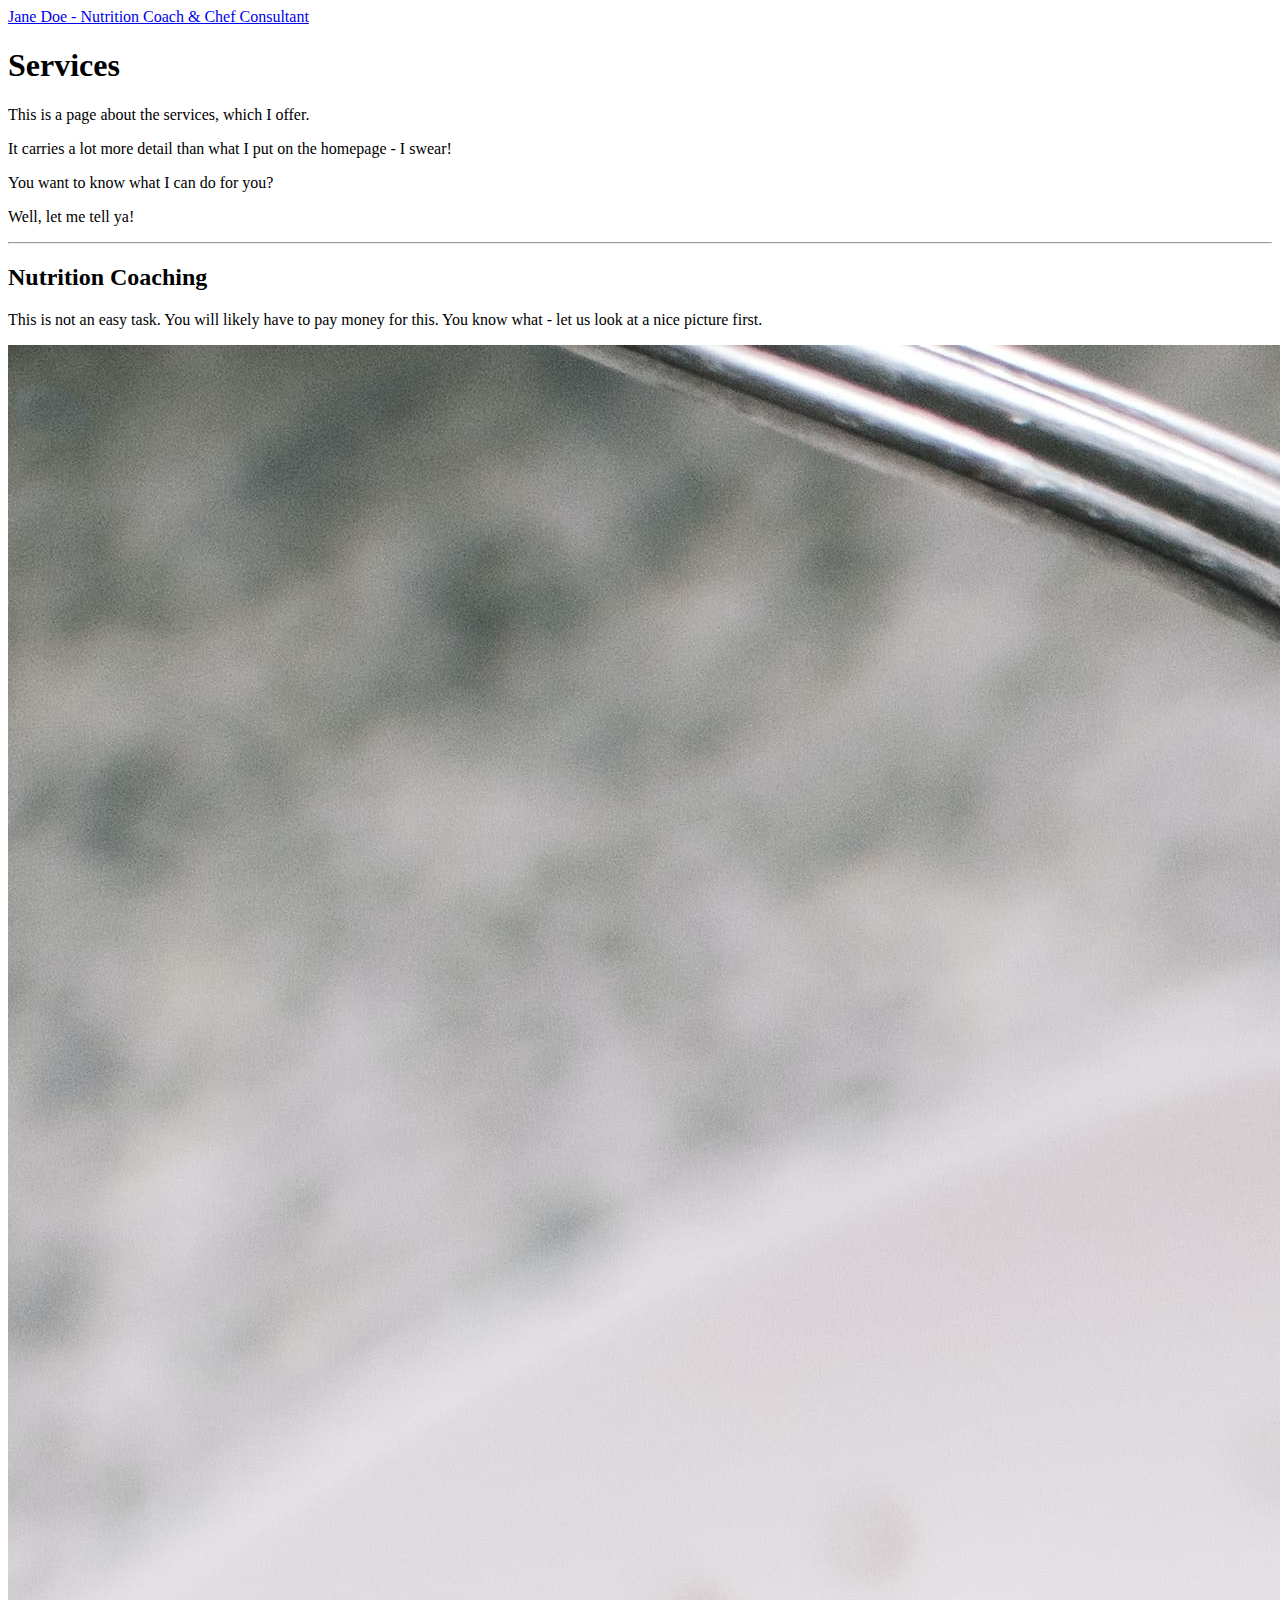
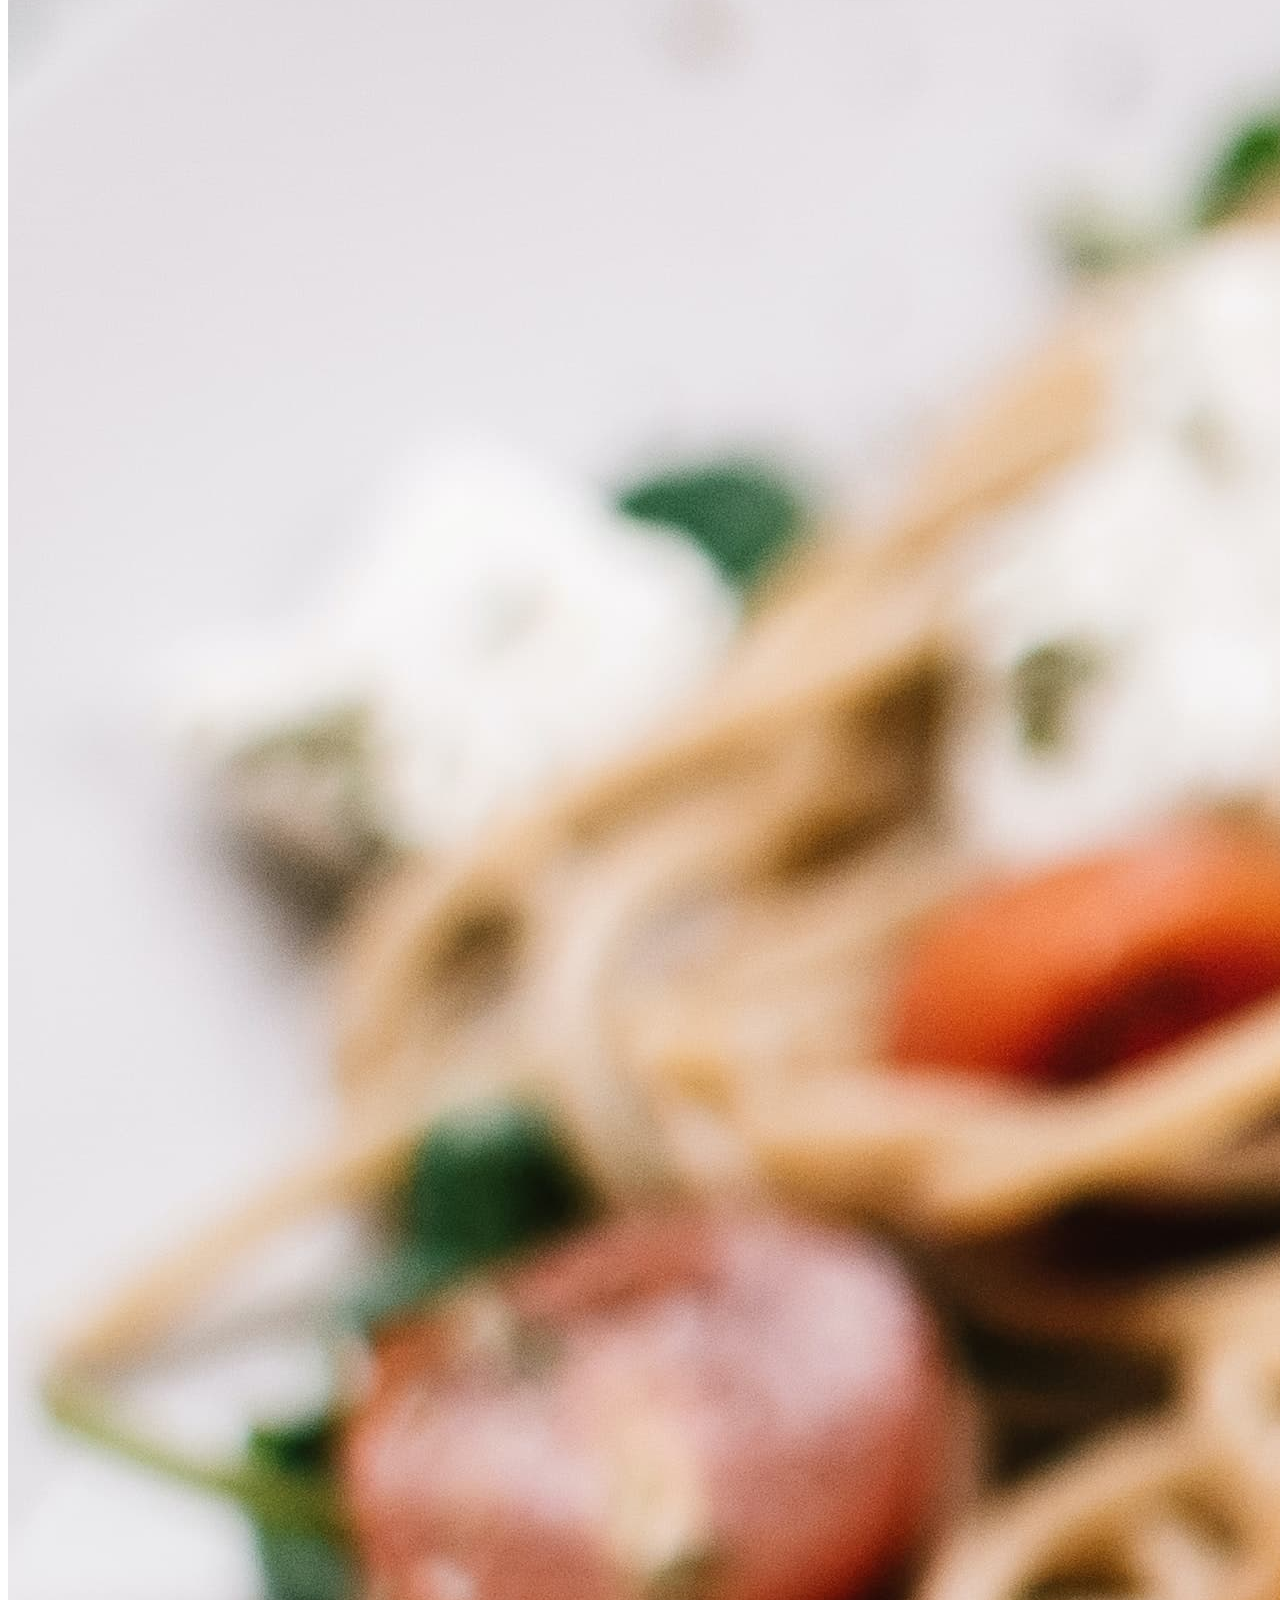
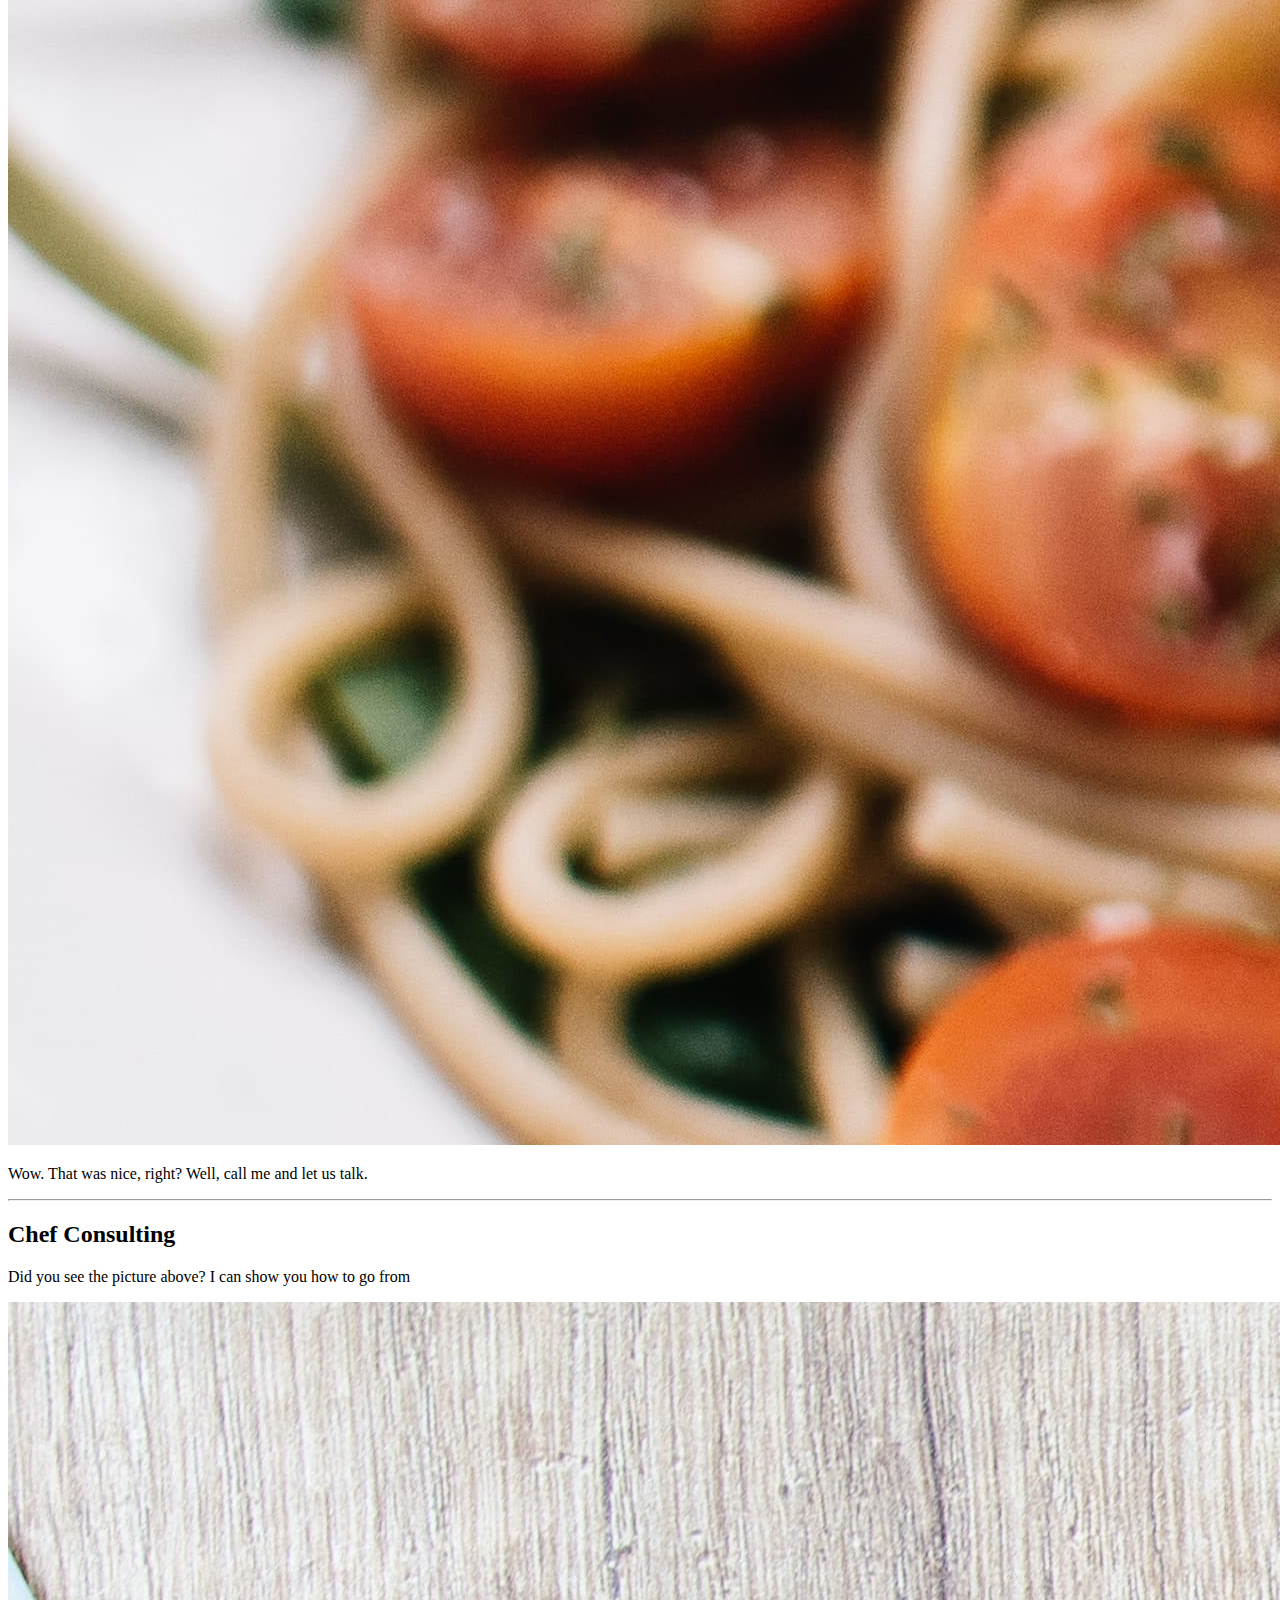
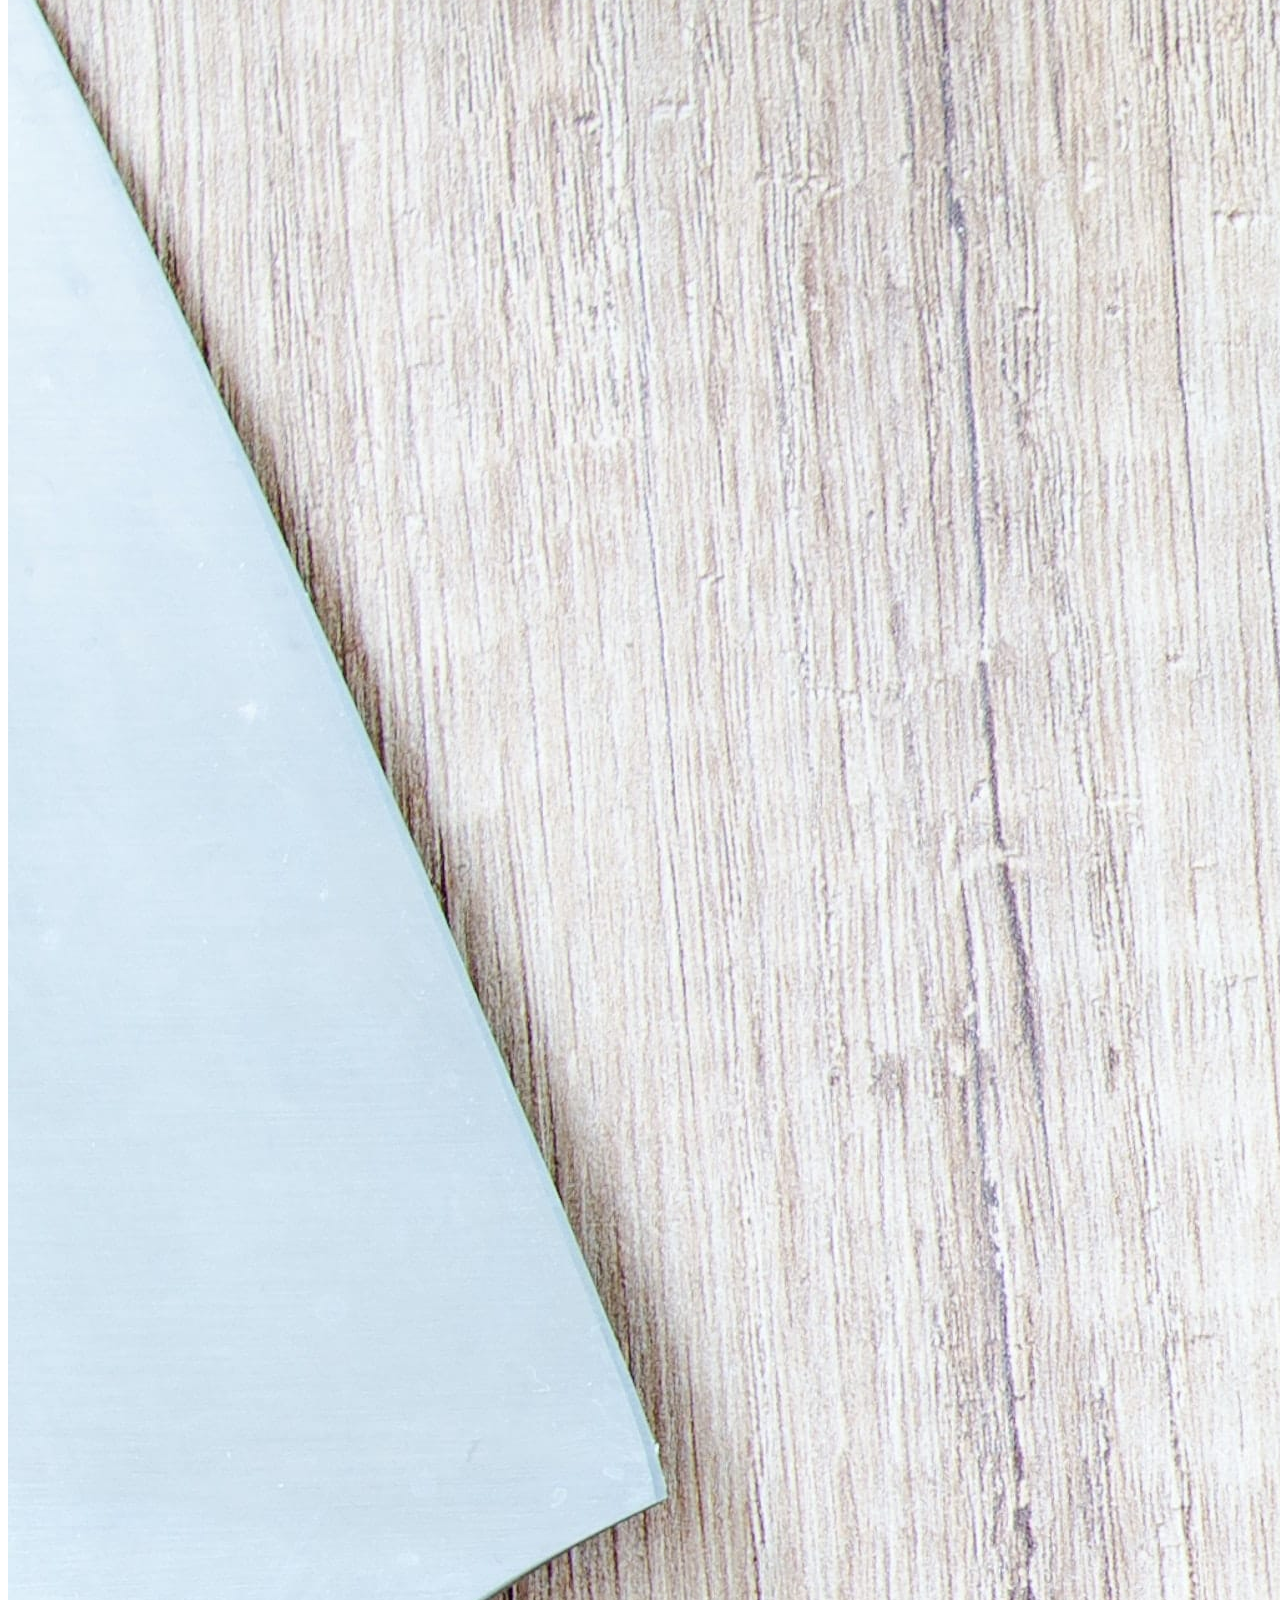
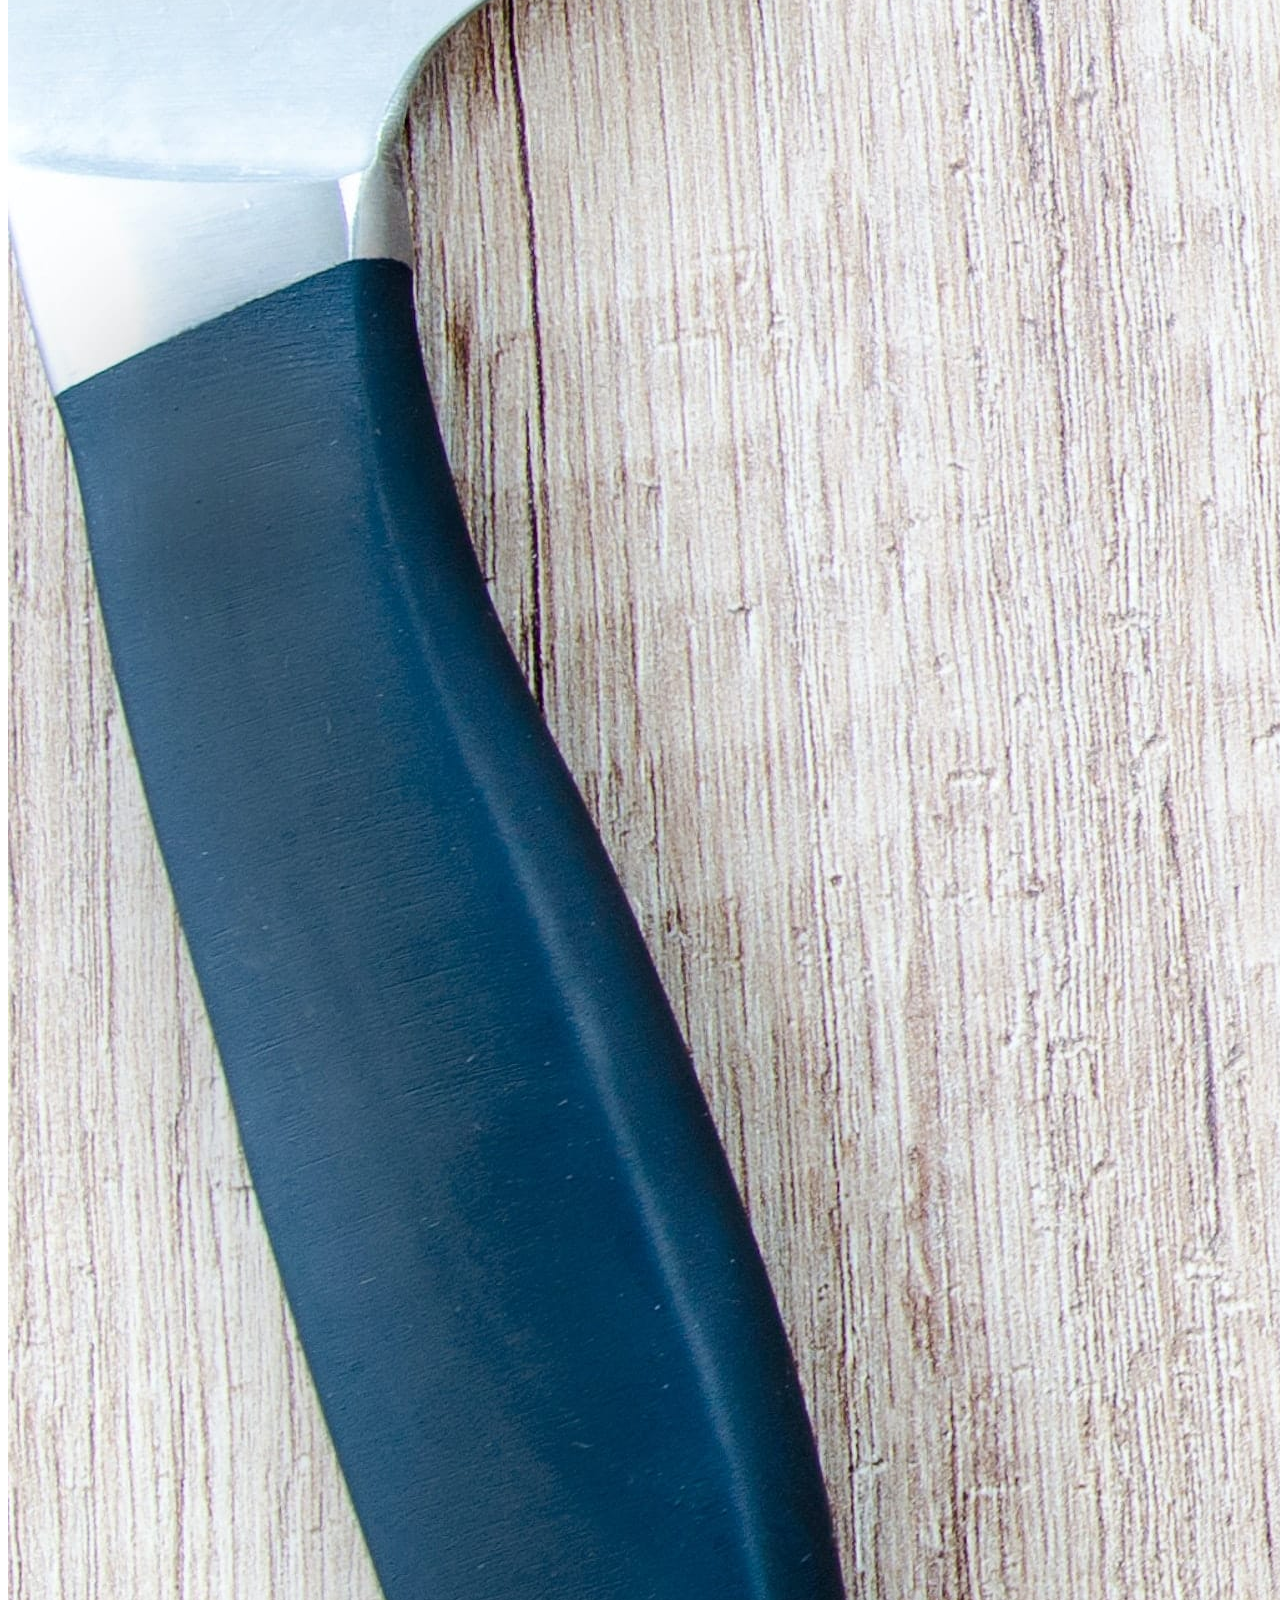
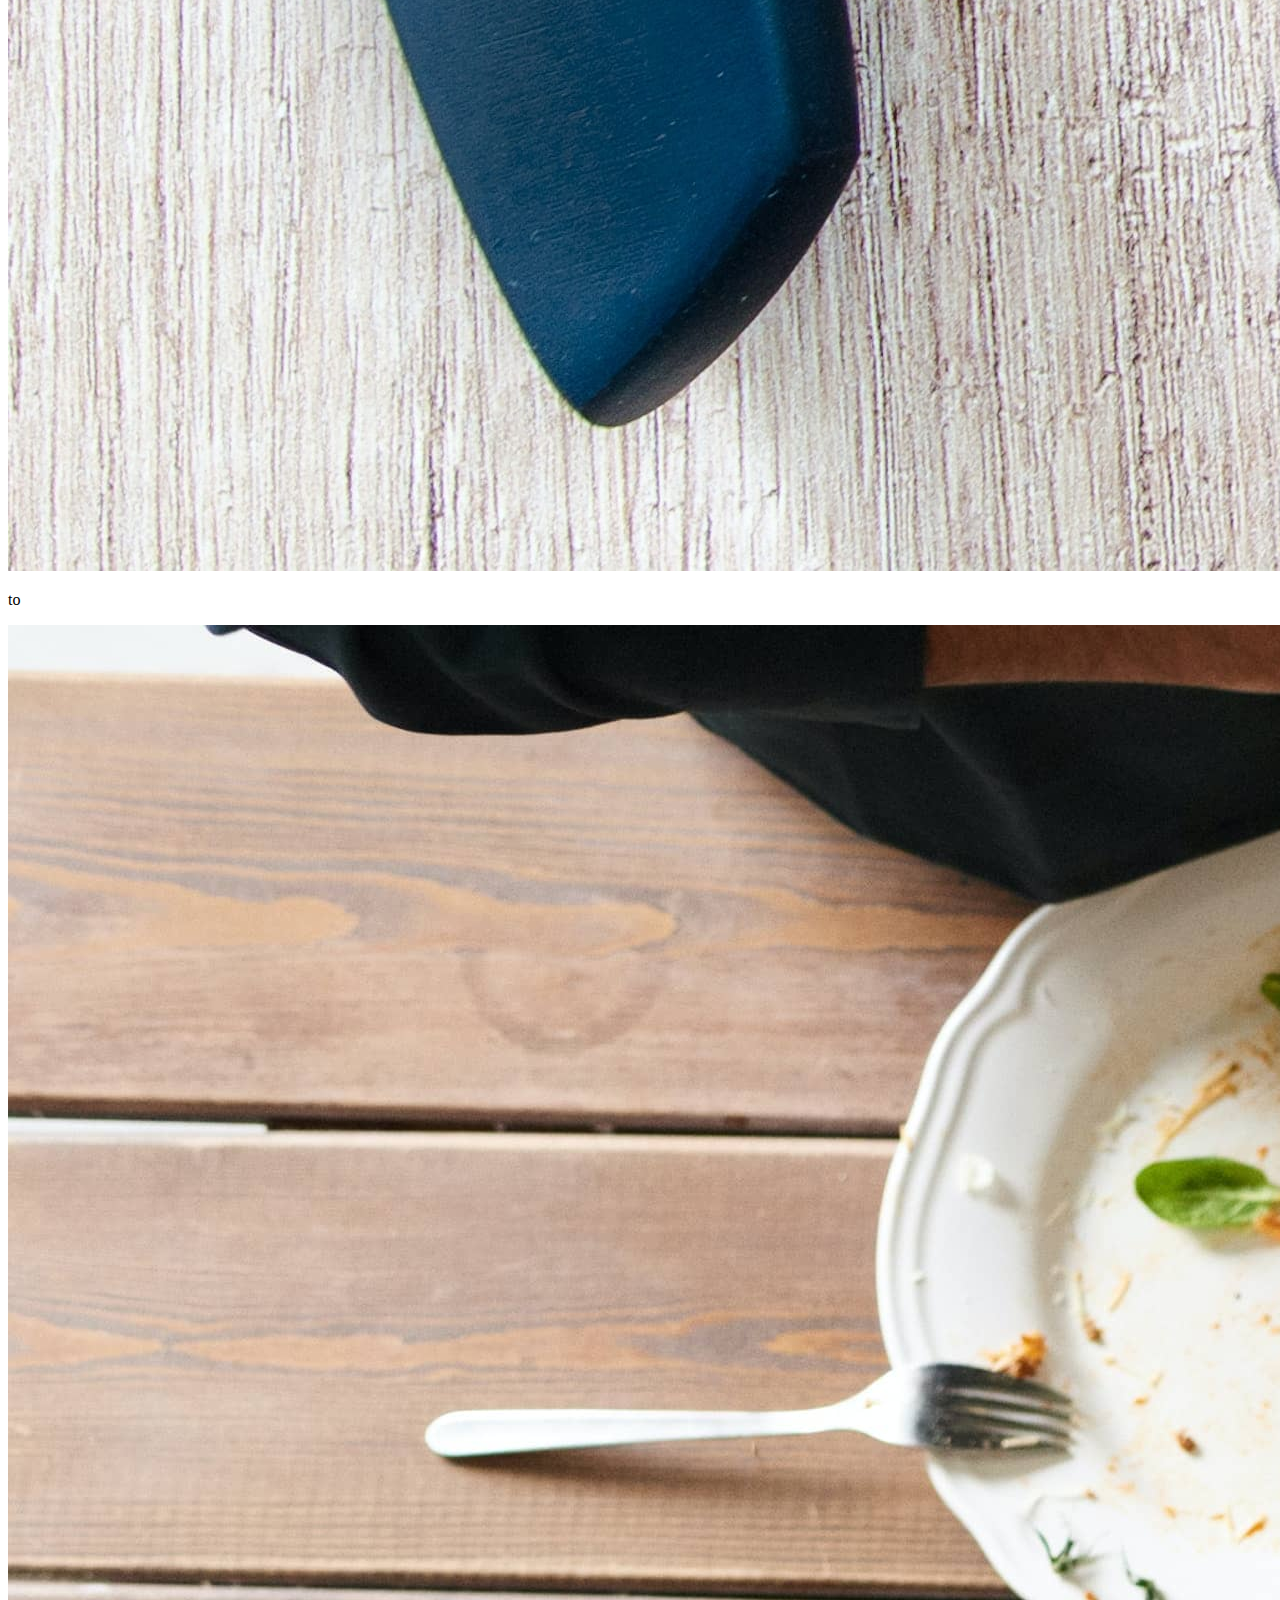
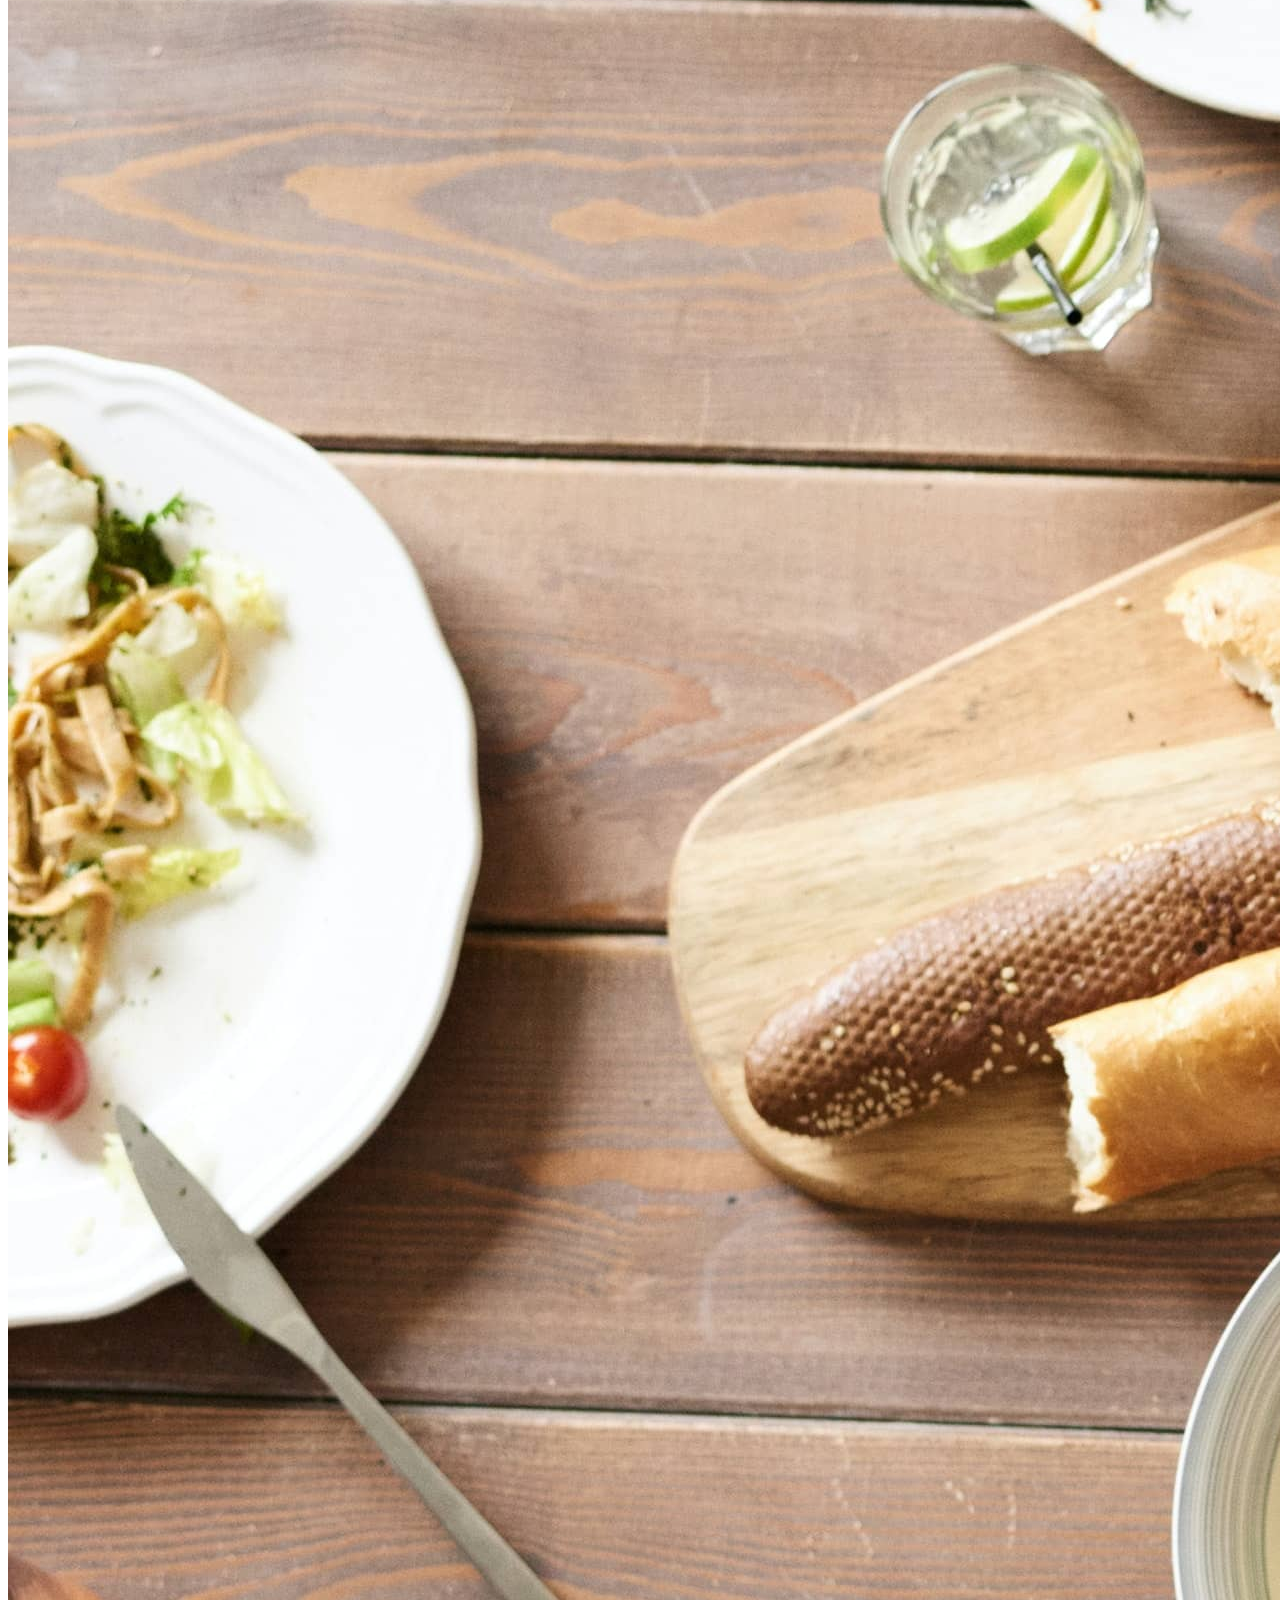
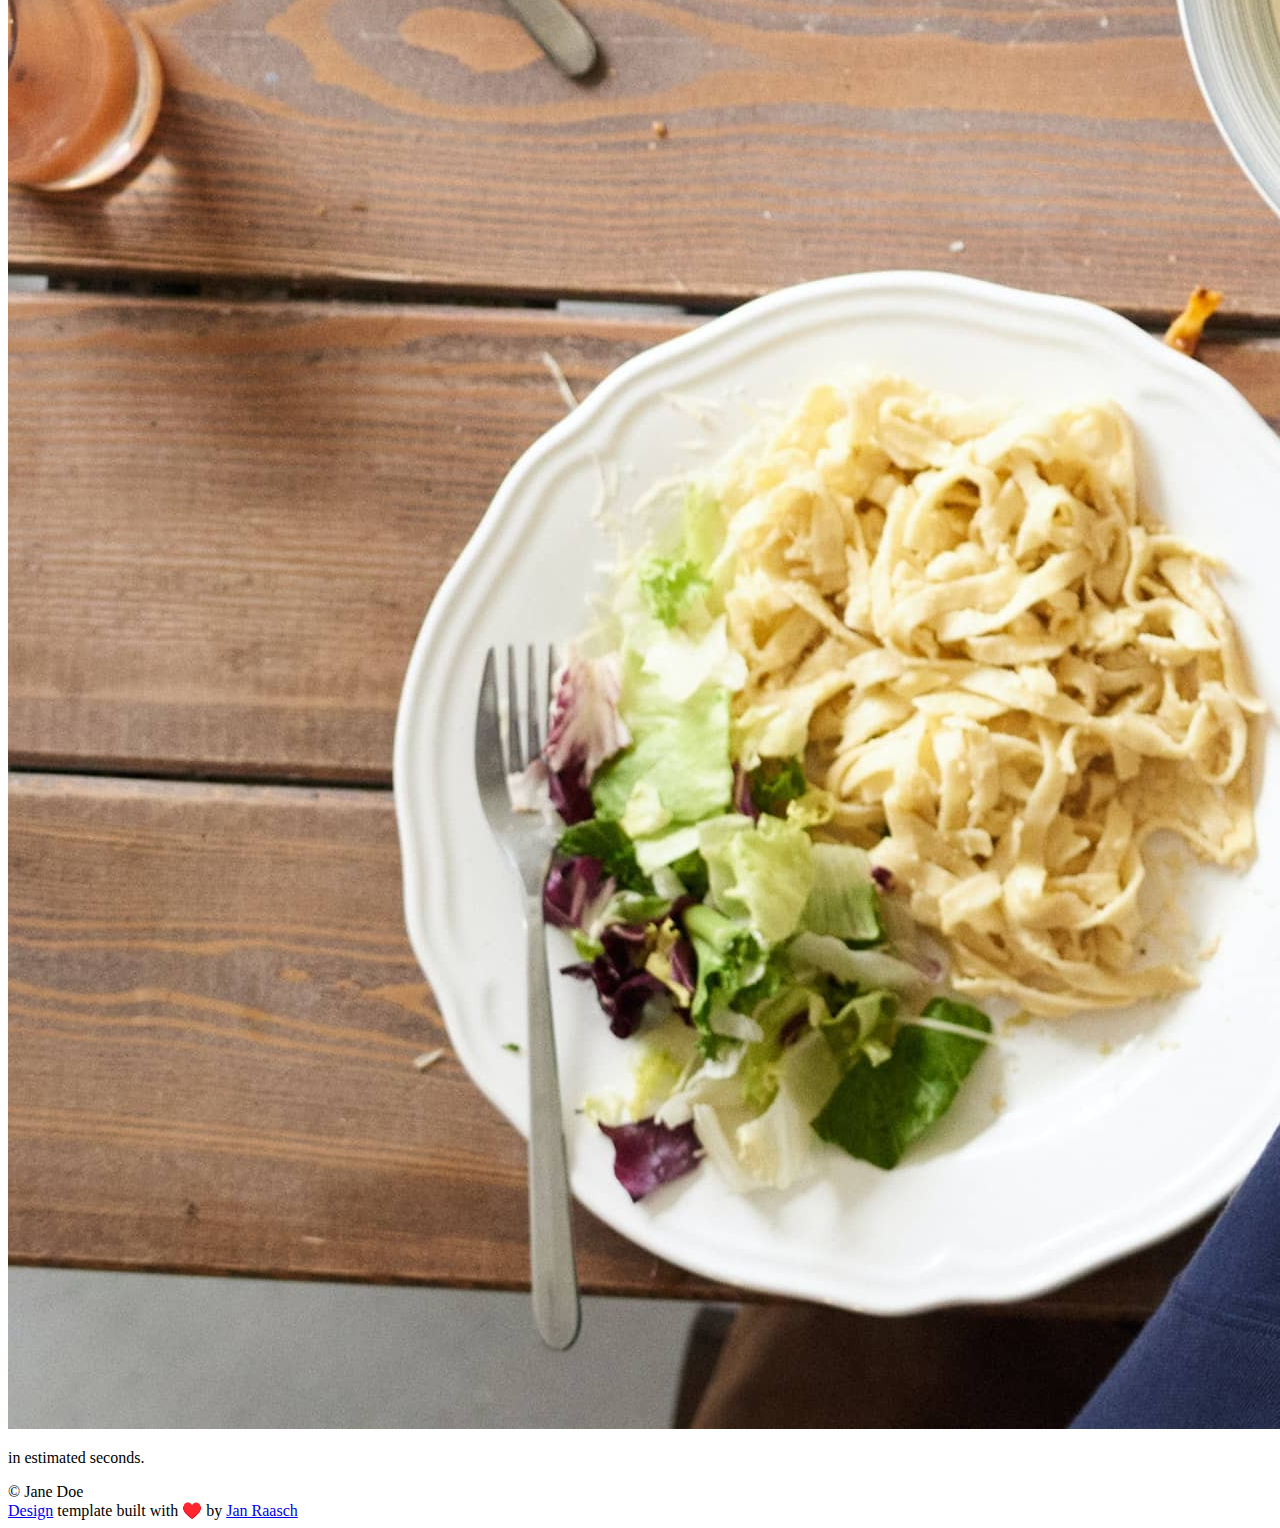
<file: services/index.html>
<!DOCTYPE html>
<html><meta http-equiv="Content-Type" content="text/html" charset="UTF-8" />
<meta http-equiv="X-UA-Compatible" content="IE=edge,chrome=1" />

<title>Services</title>


  <link rel="shortcut icon" href="https://example.com/images/favicon.png" type="image/png"
/>


  <meta name="description" content="Nutrition Coach &amp; Chef Consultant"
/>

  <meta name="keywords" content="some, keywords, for, seo, you, know, google, duckduckgo, and, such"
/>
<meta name="referrer" content="no-referrer-when-downgrade" />

<meta name="HandheldFriendly" content="True" />
<meta name="MobileOptimized" content="320" />
<meta name="viewport" content="width=device-width, initial-scale=1.0" />

<link rel="stylesheet" href="https://example.com/css/screen.css" />
<link rel="stylesheet" href="https://example.com/css/fonts.css" type="text/css" />
<link
  rel="stylesheet"
  href="https://example.com/fork-awesome/css/fork-awesome.min.css"
  type="text/css"
/>

<meta property="og:title" content="Services" />
<meta property="og:description" content="This is a page about the services, which I offer.
It carries a lot more detail than what I put on the homepage - I swear!
You want to know what I can do for you?
Well, let me tell ya!
 Nutrition Coaching This is not an easy task. You will likely have to pay money for this. You know what - let us look at a nice picture first." />
<meta property="og:type" content="article" />
<meta property="og:url" content="https://example.com/services/" /><meta property="og:image" content="https://example.com/images/cover-image.jpg"/><meta property="article:section" content="" />

<meta property="og:site_name" content="Jane Doe - Nutrition Coach &amp; Chef Consultant" />


<meta name="twitter:card" content="summary_large_image"/>
<meta name="twitter:image" content="https://example.com/images/cover-image.jpg"/>

<meta name="twitter:title" content="Services"/>
<meta name="twitter:description" content="This is a page about the services, which I offer.
It carries a lot more detail than what I put on the homepage - I swear!
You want to know what I can do for you?
Well, let me tell ya!
 Nutrition Coaching This is not an easy task. You will likely have to pay money for this. You know what - let us look at a nice picture first."/>

<meta itemprop="name" content="Services">
<meta itemprop="description" content="This is a page about the services, which I offer.
It carries a lot more detail than what I put on the homepage - I swear!
You want to know what I can do for you?
Well, let me tell ya!
 Nutrition Coaching This is not an easy task. You will likely have to pay money for this. You know what - let us look at a nice picture first.">

<meta itemprop="wordCount" content="102"><meta itemprop="image" content="https://example.com/images/cover-image.jpg"/>
<meta itemprop="keywords" content="" />















<link
  rel="apple-touch-icon"
  sizes="180x180"
  href="https://example.com/images/apple-touch-icon.png"
/>
<link
  rel="icon"
  type="image/png"
  sizes="32x32"
  href="https://example.com/images/favicon-32x32.png"
/>
<link
  rel="icon"
  type="image/png"
  sizes="16x16"
  href="https://example.com/images/favicon-16x16.png"
/>
<body>
  <main class="content page-template page-" role="main">
    <article class="post page">
      <header class="post-header">
        <a id="blog-logo" href="/">
          Jane Doe - Nutrition Coach &amp; Chef Consultant
        </a>
      </header>
      <h1 class="post-title">Services</h1>
      <section class="post-content">
        <p>This is a page about the services, which I offer.</p>
<p>It carries a lot more detail than what I put on the homepage - I swear!</p>
<p>You want to know what I can do for you?</p>
<p>Well, let me tell ya!</p>
<hr>
<h2 id="nutrition-coaching">Nutrition Coaching</h2>
<p>This is not an easy task. You will likely have to pay money for this. You know what - let us look at a nice picture first.</p>
<p><img src="../images/selective-focus-photography-of-pasta-with-tomato-and-basil-1279330.jpg" alt="Nice picture to make you pay me ;-)"></p>
<p>Wow. That was nice, right? Well, call me and let us talk.</p>
<hr>
<h2 id="chef-consulting">Chef Consulting</h2>
<p>Did you see the picture above? I can show you how to go from</p>
<p><img src="../images/board-bunch-cooking-food-349609.jpg" alt="Let us get started on a clean slate"></p>
<p>to</p>
<p><img src="../images/woman-pouring-juice-on-glass-3184192.jpg" alt="Let us get started on a clean slate"></p>
<p>in estimated seconds.</p>

      </section>
    </article>
  </main>
<footer class="site-footer">
  <div class="inner">
    
      <section class="copyright">© Jane Doe</section>


    <section></section>
    
      <section>
        <a href="https://themes.gohugo.io/hugo-scroll/">Design</a> template
        built with ♥️ by
        <a href="https://www.janraasch.com" title="Jan Raasch">Jan Raasch</a>
      </section>

  </div>
</footer>

    <script type="text/javascript" src='https://example.com/js/jquery-1.11.3.min.js'></script>

    
    <script type="text/javascript" src='https://example.com/js/icons.js'></script>
    <script type="text/javascript" src='https://example.com/js/index.js'></script>
    
</body>
</html>
</file>
